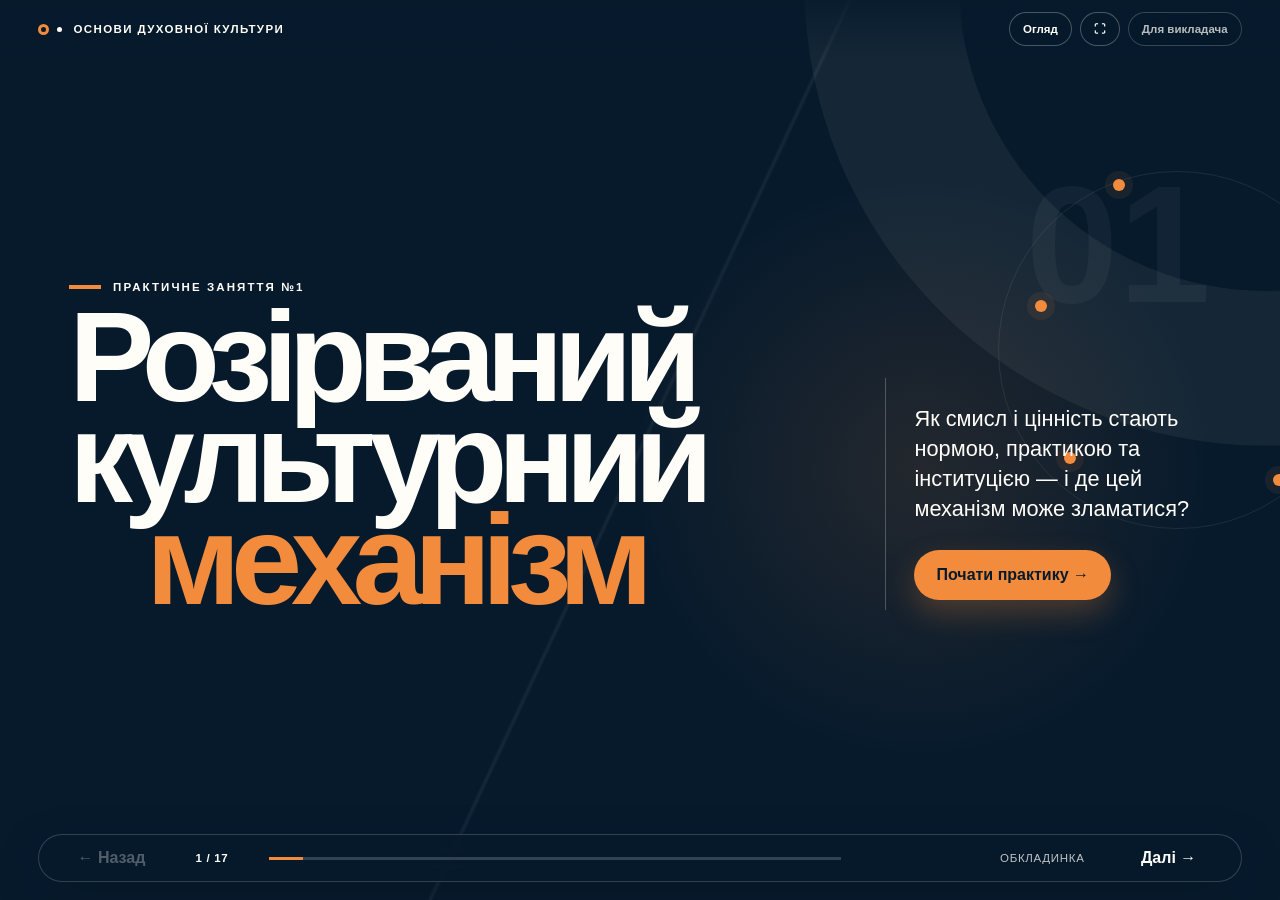
<file: index.html>
<!doctype html>
<html lang="uk">
<head>
  <meta charset="utf-8">
  <meta name="viewport" content="width=device-width, initial-scale=1, viewport-fit=cover">
  <meta name="description" content="Інтерактивний екран викладача для практичного заняття «Розірваний культурний механізм»">
  <title>Розірваний культурний механізм — практичне заняття №1</title>
  <link rel="icon" type="image/svg+xml" href="data:image/svg+xml,%3Csvg xmlns='http://www.w3.org/2000/svg' viewBox='0 0 64 64'%3E%3Crect width='64' height='64' rx='14' fill='%230a2742'/%3E%3Ccircle cx='19' cy='32' r='8' fill='%23f28b3c'/%3E%3Ccircle cx='45' cy='32' r='8' fill='%23f7f4ed'/%3E%3Cpath d='M27 32h10' stroke='%23f28b3c' stroke-width='5' stroke-linecap='round' stroke-dasharray='2 5'/%3E%3C/svg%3E">
  <link rel="stylesheet" href="styles.css">
</head>
<body>
  <a class="skip-link" href="#deck">До слайдів</a>

  <header class="hud" aria-label="Панель презентації">
    <div class="hud__brand">
      <span class="hud__mark" aria-hidden="true"></span>
      <span>Основи духовної культури</span>
    </div>
    <div class="hud__actions">
      <button class="quiet-button" id="overviewButton" type="button" aria-label="Відкрити огляд усіх екранів">Огляд</button>
      <button class="quiet-button" id="fullscreenButton" type="button" aria-label="На весь екран" aria-pressed="false" title="На весь екран · F">⛶</button>
      <button class="quiet-button quiet-button--teacher" id="teacherButton" type="button" aria-expanded="false" aria-controls="teacherPanel">Для викладача</button>
    </div>
  </header>

  <main class="deck" id="deck" aria-live="polite">
    <section class="slide slide--cover is-active" data-slide="1" aria-hidden="false">
      <div class="cover-grid">
        <div class="cover-copy">
          <p class="kicker reveal-in">Практичне заняття №1</p>
          <h1 class="cover-title reveal-in"><span>Розірваний</span><span>культурний</span><span class="accent">механізм</span></h1>
        </div>
        <div class="cover-brief reveal-in">
          <div class="cover-index" aria-hidden="true">01</div>
          <p>Як смисл і цінність стають нормою, практикою та інституцією — і де цей механізм може зламатися?</p>
          <button class="primary-button" type="button" data-go="2">Почати практику <span aria-hidden="true">→</span></button>
        </div>
      </div>
      <div class="cover-orbit" aria-hidden="true"><i></i><i></i><i></i><i></i><i></i></div>
    </section>

    <section class="slide slide--light" data-slide="2" aria-hidden="true">
      <div class="slide-head">
        <p class="kicker">Пригадаємо лекцію</p>
        <h2>Як рухається культурний механізм?</h2>
      </div>
      <div class="progressive-chain" id="lectureChain" aria-label="Ланцюг культурного механізму">
        <span class="chain-node is-pending">Смисл</span><span class="chain-arrow is-pending" aria-hidden="true">→</span>
        <span class="chain-node is-pending">Цінність</span><span class="chain-arrow is-pending" aria-hidden="true">→</span>
        <span class="chain-node is-pending">Норма</span><span class="chain-arrow is-pending" aria-hidden="true">→</span>
        <span class="chain-node is-pending">Практика</span><span class="chain-arrow is-pending" aria-hidden="true">→</span>
        <span class="chain-node is-pending">Інституція</span><span class="chain-arrow is-pending" aria-hidden="true">→</span>
        <span class="chain-node is-pending">Поведінка</span><span class="chain-arrow is-pending" aria-hidden="true">→</span>
        <span class="chain-node chain-node--wide is-pending">Відтворення / зміна</span>
      </div>
      <div class="center-actions" id="lectureControls">
        <button class="primary-button" id="lectureNext" type="button">Показати наступний елемент</button>
      </div>
      <div class="choice-block is-hidden" id="lectureQuestion">
        <p class="question-large">Чи означає наявність цінності, що люди автоматично поводитимуться відповідно до неї?</p>
        <div class="choice-row">
          <button class="choice-button" type="button" data-lecture-choice>Так</button>
          <button class="choice-button" type="button" data-lecture-choice>Ні</button>
        </div>
        <p class="verdict is-hidden" id="lectureVerdict">Сьогодні перевіримо.</p>
      </div>
    </section>

    <section class="slide slide--navy" data-slide="3" aria-hidden="true">
      <div class="slide-head slide-head--wide">
        <p class="kicker">Розігрів</p>
        <h2>Назвіть цінність, яку більшість людей підтримує на словах, але не завжди реалізує у поведінці.</h2>
      </div>
      <div class="value-grid" id="valueGrid" aria-label="Приклади цінностей">
        <button class="flip-value" type="button" data-value="Здоров’я"><span>01</span><strong>Відкрити приклад</strong></button>
        <button class="flip-value" type="button" data-value="Чесність"><span>02</span><strong>Відкрити приклад</strong></button>
        <button class="flip-value" type="button" data-value="Екологічність"><span>03</span><strong>Відкрити приклад</strong></button>
        <button class="flip-value" type="button" data-value="Повага"><span>04</span><strong>Відкрити приклад</strong></button>
        <button class="flip-value" type="button" data-value="Рівність"><span>05</span><strong>Відкрити приклад</strong></button>
        <button class="flip-value" type="button" data-value="Освіта"><span>06</span><strong>Відкрити приклад</strong></button>
      </div>
      <div class="warmup-footer is-hidden" id="warmupFooter">
        <p><strong>Цінність</strong><span>≠</span><strong>Поведінка</strong></p>
        <button class="secondary-button secondary-button--light" id="warmupQuestionButton" type="button">Що знаходиться між ними?</button>
      </div>
      <p class="question-banner is-hidden" id="warmupQuestion">Що знаходиться між ними?</p>
    </section>

    <section class="slide slide--light" data-slide="4" aria-hidden="true">
      <div class="training-layout">
        <div class="training-copy">
          <p class="kicker">Спробуємо разом</p>
          <h2>Академічна доброчесність</h2>
          <p class="training-step-label" id="trainingStepLabel">Питання 1 із 6</p>
          <h3 class="training-question" id="trainingQuestion">Який тут смисл?</h3>
          <div class="answer-reveal is-hidden" id="trainingAnswer"></div>
          <div class="training-actions">
            <button class="primary-button" id="trainingReveal" type="button">Показати можливу відповідь</button>
            <button class="secondary-button is-hidden" id="trainingContinue" type="button">Наступне питання →</button>
          </div>
        </div>
        <div class="training-map" aria-label="Прогрес навчального ланцюга">
          <div class="training-map__header"><span>Ланцюг формується поступово</span><strong id="trainingProgress">0 / 6</strong></div>
          <div class="training-slots" id="trainingSlots"></div>
          <div class="training-chain-final is-hidden" id="trainingFinal" aria-label="Повний ланцюг академічної доброчесності"></div>
        </div>
      </div>
    </section>

    <section class="slide slide--navy slide--rupture" data-slide="5" aria-hidden="true">
      <div class="slide-head slide-head--wide">
        <p class="kicker">Стрес-тест</p>
        <h2>Зламай механізм</h2>
      </div>
      <div class="mechanism-row mechanism-row--dark" id="integrityMechanism">
        <button class="mechanism-node" type="button" data-node="meaning">Смисл</button><span class="mechanism-arrow">→</span>
        <button class="mechanism-node" type="button" data-node="value">Цінність</button><span class="mechanism-arrow">→</span>
        <button class="mechanism-node" type="button" data-node="norm">Норма</button><span class="mechanism-arrow">→</span>
        <button class="mechanism-node" type="button" data-node="practice">Практика</button><span class="mechanism-arrow">→</span>
        <button class="mechanism-node" type="button" data-node="institution">Інституція</button><span class="mechanism-arrow">→</span>
        <button class="mechanism-node" type="button" data-node="behavior">Поведінка</button>
      </div>
      <div class="rupture-action">
        <button class="shock-button" id="changeCondition" type="button"><span aria-hidden="true">⚡</span> Змінити умови</button>
      </div>
      <div class="rupture-reveal is-hidden" id="ruptureReveal">
        <p class="condition-text">Студенти бачать, що порушення правил фактично ніхто не перевіряє.</p>
        <div class="rupture-discussion">
          <h3>Що зламалося?</h3>
          <button class="secondary-button secondary-button--light" id="highlightWeak" type="button">Підсвітити ключову зону</button>
        </div>
        <p class="rupture-conclusion is-hidden" id="ruptureConclusion">Цінність може залишитися, але механізм її реалізації — послабитися.</p>
      </div>
    </section>

    <section class="slide slide--orange" data-slide="6" aria-hidden="true">
      <div class="assignment-grid">
        <div>
          <p class="kicker">Ваше завдання</p>
          <h2>Тепер ви — аналітики культурного механізму.</h2>
        </div>
        <div class="assignment-card">
          <p>Не оцінюйте кейс як «хороший» або «поганий».</p>
          <p class="assignment-label">Відновіть</p>
          <div class="compact-chain">Смисл → Цінність → Норма → Практика → Інституція → Поведінка → Зворотний зв’язок</div>
          <p class="arrow-rule">Пояснюйте <strong>стрілки</strong>, а не лише вузли.</p>
        </div>
      </div>
    </section>

    <section class="slide slide--light" data-slide="7" aria-hidden="true">
      <div class="slide-head slide-head--inline">
        <div><p class="kicker">Розподіл груп</p><h2>Оберіть свій кейс</h2></div>
        <p class="slide-side-note">Натисніть картку, щоб відкрити її на весь екран.</p>
      </div>
      <div class="case-grid" id="caseGrid">
        <button class="case-card" type="button" data-case="A"><span class="case-code">A</span><strong>Борщ як спадщина</strong><small>Родинна практика → публічний символ</small></button>
        <button class="case-card" type="button" data-case="B"><span class="case-code">B</span><strong>Громадська цифрова бібліотека</strong><small>Архів → цифрова платформа</small></button>
        <button class="case-card" type="button" data-case="C"><span class="case-code">C</span><strong>Меморіальний день громади</strong><small>Приватна скорбота → публічний ритуал</small></button>
        <button class="case-card" type="button" data-case="D"><span class="case-code">D</span><strong>Мовна норма онлайн-спільноти</strong><small>Правило → політика й санкції</small></button>
        <button class="case-card" type="button" data-case="E"><span class="case-code">E</span><strong>Ремісничий фестиваль</strong><small>Уміння → туристичний продукт</small></button>
        <button class="case-card" type="button" data-case="F"><span class="case-code">F</span><strong>Шкільний кодекс взаємоповаги</strong><small>Безпека → правила й процедури</small></button>
      </div>
    </section>

    <section class="slide slide--navy" data-slide="8" aria-hidden="true">
      <div class="work-layout">
        <div class="work-copy">
          <p class="kicker">Крок 1</p>
          <h2>Спочатку — власна позиція</h2>
          <ol class="question-list">
            <li>Яка одна цінність уже присутня у вашому кейсі?</li>
            <li>Що ця практика означає для людей?</li>
            <li>Хто може не поділяти цю цінність або розуміти її інакше?</li>
          </ol>
          <p class="do-not-edit">Запишіть відповідь <strong>до</strong> групового обговорення. Потім її не переписуємо.</p>
        </div>
        <div class="timer" data-timer="300">
          <div class="timer__label">Особистий запис</div>
          <div class="timer__display" aria-live="polite">05:00</div>
          <div class="timer__track"><i></i></div>
          <div class="timer__controls">
            <button type="button" data-timer-action="start">Старт</button>
            <button type="button" data-timer-action="pause">Пауза</button>
            <button type="button" data-timer-action="reset">Скинути</button>
          </div>
        </div>
      </div>
    </section>

    <section class="slide slide--light" data-slide="9" aria-hidden="true">
      <div class="slide-head slide-head--inline">
        <div><p class="kicker">Групова робота</p><h2>Побудуйте механізм</h2></div>
        <div class="timer timer--compact" data-timer="900">
          <div class="timer__display" aria-live="polite">15:00</div>
          <div class="timer__controls">
            <button type="button" data-timer-action="start">Старт</button>
            <button type="button" data-timer-action="pause">Пауза</button>
            <button type="button" data-timer-action="reset">Скинути</button>
          </div>
        </div>
      </div>
      <div class="blank-chain" aria-label="Порожня схема культурного механізму">
        <div><span>Смисл</span><i></i></div><b>→<small>Чому?</small></b>
        <div><span>Цінність</span><i></i></div><b>→<small>Чому?</small></b>
        <div><span>Норма</span><i></i></div><b>→<small>Чому?</small></b>
        <div><span>Практика</span><i></i></div><b>→<small>Чому?</small></b>
        <div><span>Інституція</span><i></i></div><b>→<small>Чому?</small></b>
        <div><span>Поведінка</span><i></i></div><b>→<small>Чому?</small></b>
        <div><span>Відтворення / зміна</span><i></i></div>
      </div>
      <p class="arrow-prompt">Для кожної стрілки: <strong>чому</strong> одне призводить до іншого?</p>
      <div class="probe-list">
        <span>Де тут гроші?</span><span>Хто приймає рішення?</span><span>Яке правило діє?</span>
        <span>Як воно передається?</span><span>Хто забезпечує виконання?</span><span>Хто може бути виключений?</span>
      </div>
    </section>

    <section class="slide slide--paper" data-slide="10" aria-hidden="true">
      <div class="slide-head slide-head--wide">
        <p class="kicker">Невидимі умови</p>
        <h2>Що підтримує механізм, навіть якщо цього не видно?</h2>
      </div>
      <div class="condition-grid" id="conditionGrid">
        <button type="button"><span aria-hidden="true">₴</span><strong>Ресурс</strong></button>
        <button type="button"><span aria-hidden="true">§</span><strong>Право</strong></button>
        <button type="button"><span aria-hidden="true">↗</span><strong>Комунікація / освіта</strong></button>
        <button type="button"><span aria-hidden="true">▦</span><strong>Матеріальний носій</strong></button>
        <button type="button"><span aria-hidden="true">◌</span><strong>Виключена або слабше представлена група</strong></button>
      </div>
      <p class="central-question">Без якого з цих елементів ваш механізм перестане працювати?</p>
    </section>

    <section class="slide slide--shock" data-slide="11" aria-hidden="true">
      <div class="shock-intro" id="shockIntro">
        <div class="shock-symbol" aria-hidden="true">⚡</div>
        <p class="kicker">Нові умови</p>
        <h2>Ваша початкова модель більше не працює в тих самих умовах.</h2>
        <button class="shock-button shock-button--light" id="openChanges" type="button">Відкрити зміну</button>
      </div>
      <div class="change-stage is-hidden" id="changeStage">
        <div class="slide-head slide-head--inline">
          <div><p class="kicker">Картка-зміна</p><h2>Оберіть одну картку</h2></div>
          <p class="slide-side-note">Текст відкриється лише після вибору.</p>
        </div>
        <div class="change-grid">
          <button class="change-card" type="button" data-change="З1" data-text="Фінансування скорочено на 40%."><span>З1</span><small>Відкрити картку</small></button>
          <button class="change-card" type="button" data-change="З2" data-text="Практика отримала правове визнання."><span>З2</span><small>Відкрити картку</small></button>
          <button class="change-card" type="button" data-change="З3" data-text="Цифрова платформа змінила правила видимості."><span>З3</span><small>Відкрити картку</small></button>
          <button class="change-card" type="button" data-change="З4" data-text="Носії практики розділилися щодо «автентичності»."><span>З4</span><small>Відкрити картку</small></button>
          <button class="change-card" type="button" data-change="З5" data-text="Великий спонсор вимагає змінити зміст."><span>З5</span><small>Відкрити картку</small></button>
          <button class="change-card" type="button" data-change="З6" data-text="Поширено неправдиве пояснення походження практики."><span>З6</span><small>Відкрити картку</small></button>
        </div>
      </div>
    </section>

    <section class="slide slide--light" data-slide="12" aria-hidden="true">
      <div class="slide-head slide-head--wide">
        <p class="kicker">Що зламалося?</p>
        <h2>Покажіть місце розриву</h2>
      </div>
      <div class="break-chain" id="breakChain" aria-label="Позначення розриву в механізмі">
        <span>Смисл</span><button type="button" aria-label="Зв’язок смисл — цінність">→</button>
        <span>Цінність</span><button type="button" aria-label="Зв’язок цінність — норма">→</button>
        <span>Норма</span><button type="button" aria-label="Зв’язок норма — практика">→</button>
        <span>Практика</span><button type="button" aria-label="Зв’язок практика — інституція">→</button>
        <span>Інституція</span><button type="button" aria-label="Зв’язок інституція — поведінка">→</button>
        <span>Поведінка</span><button type="button" aria-label="Зв’язок поведінка — зворотний зв’язок">→</button>
        <span>Зворотний зв’язок</span>
      </div>
      <div class="diagnostic-grid">
        <p>Чи змінився <strong>смисл</strong>?</p><p>Чи змінилася <strong>цінність</strong>?</p>
        <p>Чи змінилася <strong>норма</strong>?</p><p>Чи стало неможливо підтримувати <strong>практику</strong>?</p>
        <p>Чи змінилися стимули <strong>інституції</strong>?</p><p>Чи змінилася <strong>поведінка</strong>?</p>
      </div>
    </section>

    <section class="slide slide--navy" data-slide="13" aria-hidden="true">
      <div class="repair-layout">
        <div class="repair-copy">
          <p class="kicker">Ремонт механізму</p>
          <h2>Ви можете змінити максимум 3 зв’язки.</h2>
          <div class="repair-formula"><span>Було</span><b>→</b><span>Стало</span><b>→</b><span>Чому</span></div>
          <p>Не перебудовуйте всю систему. Визначте мінімальну зміну, необхідну для адаптації.</p>
          <div class="repair-slots"><span>Зв’язок 1</span><span>Зв’язок 2</span><span>Зв’язок 3</span></div>
        </div>
        <div class="timer" data-timer="720">
          <div class="timer__label">Аргументована ревізія</div>
          <div class="timer__display" aria-live="polite">12:00</div>
          <div class="timer__track"><i></i></div>
          <div class="timer__controls">
            <button type="button" data-timer-action="start">Старт</button>
            <button type="button" data-timer-action="pause">Пауза</button>
            <button type="button" data-timer-action="reset">Скинути</button>
          </div>
        </div>
      </div>
    </section>

    <section class="slide slide--orange" data-slide="14" aria-hidden="true">
      <div class="defense-layout">
        <div>
          <p class="kicker">Захист</p>
          <h2>2 хвилини на групу</h2>
          <div class="timer timer--ink" data-timer="120">
            <div class="timer__display" aria-live="polite">02:00</div>
            <div class="timer__controls">
              <button type="button" data-timer-action="start">Старт</button>
              <button type="button" data-timer-action="pause">Пауза</button>
              <button type="button" data-timer-action="reset">Нова група</button>
            </div>
          </div>
        </div>
        <div class="answer-template">
          <p>Наша головна цінність — <i>…</i></p>
          <p>Ключовий механізм — <i>…</i></p>
          <p>Після нової події змінився зв’язок <i>… → …</i></p>
          <p>Ми перебудували його так: <i>…</i></p>
          <p>Головний ризик нашого рішення — <i>…</i></p>
        </div>
      </div>
    </section>

    <section class="slide slide--paper" data-slide="15" aria-hidden="true">
      <div class="cross-layout">
        <div>
          <p class="kicker">Перехресне питання</p>
          <h2>Не запитайте «чому?». Спробуйте зламати модель.</h2>
          <p class="lead">Поставте іншій групі одне питання, відповідь на яке може спростувати її причинний механізм.</p>
          <button class="primary-button" id="crossReveal" type="button">Показати приклад</button>
        </div>
        <blockquote class="cross-example is-hidden" id="crossExample">«Ви стверджуєте, що люди підтримують практику через культурну цінність. Що станеться з вашим поясненням, якщо дані покажуть, що більшість учасників керується економічною вигодою?»</blockquote>
      </div>
    </section>

    <section class="slide slide--navy" data-slide="16" aria-hidden="true">
      <div class="exit-layout">
        <div>
          <p class="kicker">Exit ticket</p>
          <h2>Що змінилося у вашому поясненні?</h2>
          <p class="exit-task">Назвіть один зв’язок, який ви спочатку вважали автоматичним. Який доказ або запитання змусили вас його уточнити?</p>
          <p class="word-count">90–120 слів</p>
        </div>
        <div class="timer" data-timer="420">
          <div class="timer__label">Особиста відповідь</div>
          <div class="timer__display" aria-live="polite">07:00</div>
          <div class="timer__track"><i></i></div>
          <div class="timer__controls">
            <button type="button" data-timer-action="start">Старт</button>
            <button type="button" data-timer-action="pause">Пауза</button>
            <button type="button" data-timer-action="reset">Скинути</button>
          </div>
        </div>
      </div>
    </section>

    <section class="slide slide--final" data-slide="17" aria-hidden="true">
      <div class="final-content">
        <p class="kicker">Фінал</p>
        <div class="final-equation" id="finalEquation" aria-live="polite">
          <span class="is-shown">Цінність</span><b class="is-hidden">≠</b><span class="is-hidden">Поведінка</span>
        </div>
        <div class="final-chain is-hidden" id="finalChain">
          <span>Цінність</span><b>→</b><span>Норма</span><b>→</b><span>Практика</span><b>→</b><span>Інституція</span><b>→</b><span>Поведінка</span>
        </div>
        <p class="final-statement is-hidden" id="finalStatement">Культурний механізм потрібно не назвати — його потрібно пояснити.</p>
        <p class="final-question is-hidden" id="finalQuestion">Де саме може зламатися цей механізм?</p>
        <button class="primary-button" id="finalReveal" type="button">Продовжити</button>
      </div>
    </section>
  </main>

  <nav class="deck-nav" aria-label="Навігація між екранами">
    <button type="button" id="prevButton"><span aria-hidden="true">←</span> Назад</button>
    <div class="deck-status">
      <span id="slideCounter">1 / 17</span>
      <div class="deck-progress" aria-hidden="true"><i id="deckProgress"></i></div>
      <span id="slideTitle">Обкладинка</span>
    </div>
    <button type="button" id="nextButton">Далі <span aria-hidden="true">→</span></button>
  </nav>

  <aside class="teacher-panel" id="teacherPanel" aria-hidden="true" aria-label="Панель викладача">
    <div class="teacher-panel__head">
      <div><span>Режим викладача</span><strong id="teacherStage">Екран 1</strong></div>
      <button type="button" id="teacherClose" aria-label="Закрити панель">×</button>
    </div>
    <div class="teacher-time"><span>Орієнтовний час</span><strong id="teacherTime">0–1 хв</strong></div>
    <section><h3>Запитайте</h3><p id="teacherQuestions"></p></section>
    <section><h3>Напрями відповіді</h3><p id="teacherDirections"></p></section>
    <section><h3>Якщо аудиторія мовчить</h3><p id="teacherSilence"></p></section>
    <section><h3>Головний висновок</h3><p id="teacherTakeaway"></p></section>
    <section class="teacher-example is-hidden" id="teacherExample"><h3>Орієнтир для кейсу A</h3><div id="teacherExampleBody"></div></section>
    <p class="teacher-shortcuts"><kbd>T</kbd> панель · <kbd>F</kbd> fullscreen · <kbd>←</kbd><kbd>→</kbd> навігація · <kbd>Space</kbd> дія</p>
  </aside>
  <button class="panel-scrim" id="teacherScrim" type="button" aria-label="Закрити панель викладача" tabindex="-1"></button>

  <div class="modal" id="caseModal" role="dialog" aria-modal="true" aria-labelledby="caseModalTitle" aria-hidden="true">
    <button class="modal__scrim" type="button" data-close-case aria-label="Закрити картку"></button>
    <article class="modal__card">
      <button class="modal__close" type="button" data-close-case aria-label="Закрити картку">×</button>
      <div class="modal__code" id="caseModalCode">A</div>
      <p class="kicker">Кейс для групи</p>
      <h2 id="caseModalTitle"></h2>
      <p class="modal__situation" id="caseModalSituation"></p>
      <div class="modal__conflict"><span>Конфлікт</span><p id="caseModalConflict"></p></div>
    </article>
  </div>

  <div class="overview" id="overview" role="dialog" aria-modal="true" aria-labelledby="overviewTitle" aria-hidden="true">
    <div class="overview__panel">
      <div class="overview__head"><div><p class="kicker">Навігація</p><h2 id="overviewTitle">17 екранів заняття</h2></div><button type="button" id="overviewClose" aria-label="Закрити огляд">×</button></div>
      <div class="overview__grid" id="overviewGrid"></div>
    </div>
  </div>

  <div class="toast" id="toast" role="status" aria-live="polite"></div>
  <script src="script.js"></script>
</body>
</html>
</file>
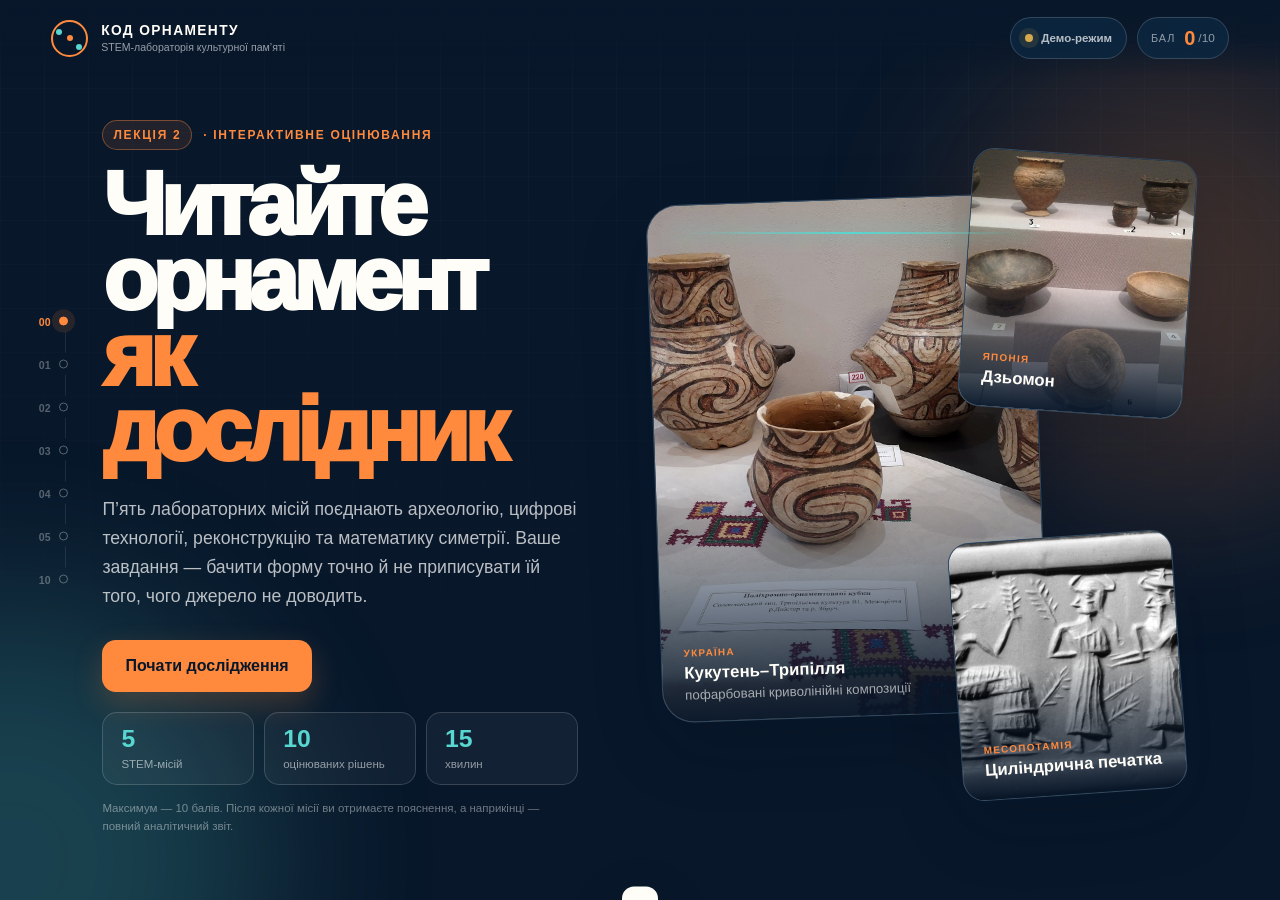
<file: ornament-lab/index.html>
<!doctype html>
<html lang="uk">
<head>
  <meta charset="utf-8">
  <meta name="viewport" content="width=device-width, initial-scale=1">
  <meta name="description" content="Інтерактивна STEM-гра про орнамент, культурну пам’ять та ранні інституції">
  <title>Код орнаменту — STEM-лабораторія</title>
  <link rel="icon" type="image/svg+xml" href="data:image/svg+xml,%3Csvg xmlns='http://www.w3.org/2000/svg' viewBox='0 0 64 64'%3E%3Crect width='64' height='64' rx='14' fill='%2308172a'/%3E%3Cpath d='M16 32c0-12 8-18 16-18s16 6 16 18-8 18-16 18-16-6-16-18Z' fill='none' stroke='%23ff8a3d' stroke-width='5'/%3E%3Cpath d='M22 32c0-6 4-9 10-9s10 3 10 9-4 9-10 9-10-3-10-9Z' fill='none' stroke='%2358d6d0' stroke-width='4'/%3E%3C/svg%3E">
  <link rel="stylesheet" href="styles.css">
</head>
<body>
  <div class="ambient ambient--one" aria-hidden="true"></div>
  <div class="ambient ambient--two" aria-hidden="true"></div>

  <header class="lab-header">
    <a class="brand" href="#intro" aria-label="На початок гри">
      <span class="brand__mark" aria-hidden="true"><i></i></span>
      <span><b>Код орнаменту</b><small>STEM-лабораторія культурної пам’яті</small></span>
    </a>
    <div class="lab-status">
      <span class="connection" id="connectionBadge"><i></i> Демо-режим</span>
      <div class="score-chip" aria-live="polite"><small>Бал</small><b id="liveScore">0</b><span>/10</span></div>
    </div>
  </header>

  <aside class="mission-rail" aria-label="Прогрес гри">
    <button class="rail-step is-active" data-go="intro" aria-label="Вступ"><span>00</span><i></i></button>
    <button class="rail-step" data-go="mission-1" disabled aria-label="Місія 1"><span>01</span><i></i></button>
    <button class="rail-step" data-go="mission-2" disabled aria-label="Місія 2"><span>02</span><i></i></button>
    <button class="rail-step" data-go="mission-3" disabled aria-label="Місія 3"><span>03</span><i></i></button>
    <button class="rail-step" data-go="mission-4" disabled aria-label="Місія 4"><span>04</span><i></i></button>
    <button class="rail-step" data-go="mission-5" disabled aria-label="Місія 5"><span>05</span><i></i></button>
    <button class="rail-step" data-go="results" disabled aria-label="Результат"><span>10</span><i></i></button>
  </aside>

  <main id="game" class="game-shell">
    <section class="view intro-view is-active" id="intro" data-step="0">
      <div class="intro-copy">
        <p class="eyebrow"><span>Лекція 2</span> · інтерактивне оцінювання</p>
        <h1>Читайте орнамент<br><em>як дослідник</em></h1>
        <p class="intro-lead">П’ять лабораторних місій поєднають археологію, цифрові технології, реконструкцію та математику симетрії. Ваше завдання — бачити форму точно й не приписувати їй того, чого джерело не доводить.</p>

        <div class="intro-actions">
          <button class="primary-button" id="startButton" type="button">Почати дослідження</button>
          <button class="text-button" id="continueButton" type="button" hidden>Продовжити спробу</button>
        </div>
        <div class="mission-specs" aria-label="Параметри гри">
          <div><b>5</b><span>STEM-місій</span></div>
          <div><b>10</b><span>оцінюваних рішень</span></div>
          <div><b>15</b><span>хвилин</span></div>
        </div>
        <p class="microcopy">Максимум — 10 балів. Після кожної місії ви отримаєте пояснення, а наприкінці — повний аналітичний звіт.</p>
      </div>

      <div class="artifact-stack" aria-label="Артефакти, що досліджуються у грі">
        <figure class="artifact-card artifact-card--main">
          <img src="assets/trypillia.jpg" alt="Орнаментована кераміка Кукутень-Трипільської культурної спільності">
          <figcaption><span>Україна</span><strong>Кукутень–Трипілля</strong><small>пофарбовані криволінійні композиції</small></figcaption>
        </figure>
        <figure class="artifact-card artifact-card--small artifact-card--jomon">
          <img src="assets/jomon.jpg" alt="Керамічні посудини фінального періоду Дзьомон">
          <figcaption><span>Японія</span><strong>Дзьомон</strong></figcaption>
        </figure>
        <figure class="artifact-card artifact-card--small artifact-card--seal">
          <img src="assets/mesopotamia.jpg" alt="Відбиток месопотамської циліндричної печатки">
          <figcaption><span>Месопотамія</span><strong>Циліндрична печатка</strong></figcaption>
        </figure>
        <div class="scan-line" aria-hidden="true"></div>
      </div>
    </section>

    <section class="view mission-view" id="mission-1" data-step="1">
      <header class="mission-head">
        <div><p class="mission-code">Місія 01 · SCIENCE</p><h2>Спостереження чи припущення?</h2></div>
        <div class="mission-points"><b>2</b><span>бали</span></div>
      </header>

      <div class="mission-grid mission-grid--image">
        <figure class="evidence-frame zoom-frame">
          <img src="assets/trypillia.jpg" alt="Трипільські орнаментовані посудини" id="trypilliaImage">
          <button class="zoom-control" type="button" id="zoomTrypillia" aria-pressed="false">Збільшити деталі</button>
          <figcaption><span>Досьє UA–01</span> Орнаментовані посудини Кукутень–Трипілля. Фото сучасної музейної експозиції.</figcaption>
        </figure>

        <div class="question-stack">
          <article class="question-card" data-question="q1">
            <p class="question-number">Рішення 1/10</p>
            <h3>Яке твердження безпосередньо спирається на те, що видно на фотографії?</h3>
            <div class="options" role="radiogroup" aria-label="Варіанти до першого питання">
              <button type="button" class="option" data-value="visible"><span>A</span>На поверхні повторюються темні криволінійні смуги.</button>
              <button type="button" class="option" data-value="sun"><span>B</span>Спіралі обов’язково позначають культ Сонця.</button>
              <button type="button" class="option" data-value="priest"><span>C</span>Посуд виготовляли лише жриці.</button>
            </div>
            <div class="feedback" aria-live="polite"></div>
          </article>

          <article class="question-card" data-question="q2">
            <p class="question-number">Рішення 2/10</p>
            <h3>Твердження «спіраль мала релігійне значення» — це…</h3>
            <div class="options options--compact" role="radiogroup" aria-label="Рівень доказовості">
              <button type="button" class="option" data-value="fact">факт спостереження</button>
              <button type="button" class="option" data-value="interpretation">інтерпретація / гіпотеза</button>
              <button type="button" class="option" data-value="measurement">вимірювання</button>
            </div>
            <div class="feedback" aria-live="polite"></div>
          </article>
        </div>
      </div>
      <footer class="mission-footer"><p class="mission-hint">Наука починається з дисципліни опису: спершу фіксуємо ознаку, потім пояснюємо.</p><button class="check-button" data-check="1" type="button">Перевірити місію</button><button class="next-button" data-next="mission-2" type="button" hidden>До місії 2</button></footer>
    </section>

    <section class="view mission-view" id="mission-2" data-step="2">
      <header class="mission-head">
        <div><p class="mission-code">Місія 02 · MATHEMATICS</p><h2>Геометрія повторення</h2></div>
        <div class="mission-points"><b>2</b><span>бали</span></div>
      </header>

      <div class="mission-grid">
        <div class="pattern-lab">
          <div class="pattern-stage" id="patternStage" aria-label="Схематичний модуль із чотирма обертальними елементами">
            <svg viewBox="0 0 520 420" role="img" aria-label="Чотирипроменевий криволінійний модуль">
              <defs>
                <filter id="glow"><feGaussianBlur stdDeviation="5" result="blur"/><feMerge><feMergeNode in="blur"/><feMergeNode in="SourceGraphic"/></feMerge></filter>
              </defs>
              <g class="grid-lines" opacity=".25">
                <path d="M60 210h400M260 20v380"/><circle cx="260" cy="210" r="150"/><circle cx="260" cy="210" r="90"/>
              </g>
              <g class="pattern-object" id="patternObject" filter="url(#glow)">
                <path d="M260 210c0-72 52-120 118-120-6 44-35 77-78 82 44 6 73 39 78 82-66 0-118-48-118-120Z"/>
                <path d="M260 210c72 0 120 52 120 118-44-6-77-35-82-78-6 44-39 73-82 78 0-66 48-118 120-118Z" transform="rotate(90 260 210)"/>
                <path d="M260 210c0 72-52 120-118 120 6-44 35-77 78-82-44-6-73-39-78-82 66 0 118 48 118 120Z"/>
                <path d="M260 210c-72 0-120-52-120-118 44 6 77 35 82 78 6-44 39-73 82-78 0 66-48 118-120 118Z" transform="rotate(90 260 210)"/>
                <circle cx="260" cy="210" r="29"/>
              </g>
              <path class="angle-mark" d="M260 72a138 138 0 0 1 138 138"/><text x="342" y="104">90°</text>
            </svg>
          </div>
          <div class="lab-controls">
            <button type="button" id="rotatePattern">Обернути на 90°</button>
            <button type="button" id="mirrorPattern">Віддзеркалити</button>
            <button type="button" id="resetPattern">Скинути</button>
          </div>
          <p class="lab-note"><b>Експеримент:</b> якщо після перетворення контур збігається із початковим, це перетворення є симетрією композиції.</p>
        </div>

        <div class="question-stack">
          <article class="question-card" data-question="q3">
            <p class="question-number">Рішення 3/10</p>
            <h3>Яке перетворення зберігає композицію без зміни?</h3>
            <div class="options options--compact" role="radiogroup">
              <button type="button" class="option" data-value="rotate90">обертання на 90°</button>
              <button type="button" class="option" data-value="shift">довільне зміщення</button>
              <button type="button" class="option" data-value="scale">збільшення удвічі</button>
            </div>
            <div class="feedback" aria-live="polite"></div>
          </article>
          <article class="question-card" data-question="q4">
            <p class="question-number">Рішення 4/10</p>
            <h3>Скільки разів базовий криволінійний елемент повторено навколо центра?</h3>
            <div class="number-options" role="radiogroup">
              <button type="button" class="option" data-value="2">2</button><button type="button" class="option" data-value="3">3</button><button type="button" class="option" data-value="4">4</button><button type="button" class="option" data-value="8">8</button>
            </div>
            <div class="feedback" aria-live="polite"></div>
          </article>
        </div>
      </div>
      <footer class="mission-footer"><p class="mission-hint">Математична симетрія описує структуру форми, але сама не перекладає її культурне значення.</p><button class="check-button" data-check="2" type="button">Перевірити місію</button><button class="next-button" data-next="mission-3" type="button" hidden>До місії 3</button></footer>
    </section>

    <section class="view mission-view" id="mission-3" data-step="3">
      <header class="mission-head">
        <div><p class="mission-code">Місія 03 · ENGINEERING</p><h2>Цифрова реставрація</h2></div>
        <div class="mission-points"><b>2</b><span>бали</span></div>
      </header>

      <div class="restoration-layout">
        <div class="restoration-bench">
          <div class="strip-preview" aria-label="Орнаментальна смуга з пропущеним фрагментом">
            <div class="strip-tile tile-a"></div><div class="strip-tile tile-b"></div><div class="strip-tile tile-a"></div>
            <div class="drop-zone" id="fragmentDrop" tabindex="0"><span>?</span><small>перетягніть фрагмент</small></div>
            <div class="strip-tile tile-a"></div><div class="strip-tile tile-b"></div>
          </div>
          <div class="fragment-tray" aria-label="Фрагменти для відновлення">
            <button class="fragment fragment-a" draggable="true" data-fragment="a" type="button"><span></span><b>A</b></button>
            <button class="fragment fragment-b" draggable="true" data-fragment="b" type="button"><span></span><b>B</b></button>
            <button class="fragment fragment-c" draggable="true" data-fragment="c" type="button"><span></span><b>C</b></button>
          </div>
          <p class="lab-note">Перетягніть фрагмент у порожнє місце або натисніть на нього. Використовуйте правило чергування модулів.</p>
        </div>

        <div class="question-stack">
          <article class="question-card" data-question="q5">
            <p class="question-number">Рішення 5/10</p>
            <h3>Який фрагмент найкраще продовжує зафіксоване чергування?</h3>
            <p class="answer-status" id="fragmentStatus">Фрагмент ще не встановлено.</p>
            <div class="feedback" aria-live="polite"></div>
          </article>
          <article class="question-card" data-question="q6">
            <p class="question-number">Рішення 6/10</p>
            <h3>Який статус має така цифрова реконструкція?</h3>
            <div class="options" role="radiogroup">
              <button type="button" class="option" data-value="certain">Це безумовно первісний вигляд.</button>
              <button type="button" class="option" data-value="plausible">Це обґрунтований, але перевірний варіант.</button>
              <button type="button" class="option" data-value="fiction">Це довільна фантазія без опори на форму.</button>
            </div>
            <div class="feedback" aria-live="polite"></div>
          </article>
        </div>
      </div>
      <footer class="mission-footer"><p class="mission-hint">Інженерна реконструкція працює з обмеженнями: вона має бути відтворюваною, поясненою і відкритою до перегляду.</p><button class="check-button" data-check="3" type="button">Перевірити місію</button><button class="next-button" data-next="mission-4" type="button" hidden>До місії 4</button></footer>
    </section>

    <section class="view mission-view" id="mission-4" data-step="4">
      <header class="mission-head">
        <div><p class="mission-code">Місія 04 · TECHNOLOGY</p><h2>Три технології сліду</h2></div>
        <div class="mission-points"><b>2</b><span>бали</span></div>
      </header>

      <div class="culture-lab">
        <p class="culture-instruction">Для кожного артефакту виберіть технологію, яка найкраще пояснює видимий слід.</p>
        <div class="culture-grid">
          <article class="culture-card">
            <div class="culture-image"><img src="assets/trypillia.jpg" alt="Орнаментована трипільська кераміка"><span>UA–01</span></div>
            <h3>Кукутень–Трипілля</h3><p>Криволінійні композиції на поверхні посудини.</p>
            <label>Технологія<select data-match="trypillia"><option value="">Оберіть…</option><option value="paint">Нанесення фарбованих ліній</option><option value="cord">Відтискування шнура</option><option value="roll">Прокатування різьбленого циліндра</option></select></label>
          </article>
          <article class="culture-card">
            <div class="culture-image"><img src="assets/jomon.jpg" alt="Кераміка культури Дзьомон"><span>JP–02</span></div>
            <h3>Дзьомон</h3><p>Фактурні заглиблення й повтори на поверхні глини.</p>
            <label>Технологія<select data-match="jomon"><option value="">Оберіть…</option><option value="paint">Нанесення фарбованих ліній</option><option value="cord">Відтискування шнура</option><option value="roll">Прокатування різьбленого циліндра</option></select></label>
          </article>
          <article class="culture-card">
            <div class="culture-image"><img src="assets/mesopotamia.jpg" alt="Відбиток месопотамської циліндричної печатки"><span>ME–03</span></div>
            <h3>Месопотамія</h3><p>Безперервна сцена, перенесена на м’яку поверхню.</p>
            <label>Технологія<select data-match="mesopotamia"><option value="">Оберіть…</option><option value="paint">Нанесення фарбованих ліній</option><option value="cord">Відтискування шнура</option><option value="roll">Прокатування різьбленого циліндра</option></select></label>
          </article>
        </div>

        <div class="question-card culture-question" data-question="q7"><p class="question-number">Рішення 7/10</p><h3>Технологічне зіставлення</h3><p id="matchStatus">Заповніть усі три поля. Один бал нараховується лише за повне правильне зіставлення.</p><div class="feedback" aria-live="polite"></div></div>
        <article class="question-card culture-question" data-question="q8">
          <p class="question-number">Рішення 8/10</p>
          <h3>Який висновок найкраще поєднує технологію та інституції?</h3>
          <div class="options" role="radiogroup">
            <button type="button" class="option" data-value="magic">Складний орнамент автоматично доводить існування держави.</button>
            <button type="button" class="option" data-value="coordination">Повторювані техніки могли підтримувати навчання, впізнавання та узгоджені правила виробництва.</button>
            <button type="button" class="option" data-value="same">Однаковий геометричний мотив завжди означає контакт між народами.</button>
          </div>
          <div class="feedback" aria-live="polite"></div>
        </article>
      </div>
      <footer class="mission-footer"><p class="mission-hint">Технологія залишає слід не лише на речі: вона організує навички, послідовність дій і передачу знань.</p><button class="check-button" data-check="4" type="button">Перевірити місію</button><button class="next-button" data-next="mission-5" type="button" hidden>До місії 5</button></footer>
    </section>

    <section class="view mission-view" id="mission-5" data-step="5">
      <header class="mission-head">
        <div><p class="mission-code">Місія 05 · STEM SYNTHESIS</p><h2>Суд інтерпретацій</h2></div>
        <div class="mission-points"><b>2</b><span>бали</span></div>
      </header>

      <div class="verdict-layout">
        <div class="verdict-intro">
          <div class="lens-icon" aria-hidden="true"></div>
          <p class="eyebrow">Фінальне досьє</p>
          <h3>Подібність — це початок запитання, а не кінець доказу.</h3>
          <p>Визначте, які формулювання академічно коректні. Пам’ятайте про часові розриви, контекст знахідки та альтернативні пояснення.</p>
          <div class="evidence-scale"><span>спостереження</span><span>порівняння</span><span>інтерпретація</span><span>гіпотеза</span></div>
        </div>
        <div class="question-stack">
          <article class="question-card" data-question="q9">
            <p class="question-number">Рішення 9/10</p>
            <h3>Чи доводить подібна спіраль пряму спадкоємність між трипільською керамікою та сучасною українською вишивкою?</h3>
            <div class="options options--split" role="radiogroup"><button type="button" class="option" data-value="yes">Так, форма є достатнім доказом.</button><button type="button" class="option" data-value="no">Ні, потрібен ланцюг історичних і контекстуальних доказів.</button></div>
            <div class="feedback" aria-live="polite"></div>
          </article>
          <article class="question-card" data-question="q10">
            <p class="question-number">Рішення 10/10</p>
            <h3>Яке твердження про орнамент як культурну пам’ять є найточнішим?</h3>
            <div class="options" role="radiogroup">
              <button type="button" class="option" data-value="dictionary">Кожен знак має незмінний універсальний переклад.</button>
              <button type="button" class="option" data-value="memory">Повторювана форма може підтримувати впізнавання й передачу практики, але її значення встановлюють у контексті.</button>
              <button type="button" class="option" data-value="decoration">Орнамент завжди є лише прикрасою і не бере участі в комунікації.</button>
            </div>
            <div class="feedback" aria-live="polite"></div>
          </article>
        </div>
      </div>
      <footer class="mission-footer"><p class="mission-hint">Фінальний бал буде передано в Moodle після перевірки цієї місії.</p><button class="check-button" data-check="5" type="button">Завершити й визначити бал</button><button class="next-button" data-next="results" type="button" hidden>Переглянути звіт</button></footer>
    </section>

    <section class="view results-view" id="results" data-step="6">
      <div class="results-hero">
        <div class="score-orbit" aria-label="Фінальний результат"><svg viewBox="0 0 180 180"><circle class="score-track" cx="90" cy="90" r="72"/><circle class="score-progress" id="scoreProgress" cx="90" cy="90" r="72"/></svg><div><b id="finalScore">0</b><span>/10</span></div></div>
        <div><p class="eyebrow">Лабораторію завершено</p><h2 id="resultTitle">Результат</h2><p id="resultSummary"></p><div class="result-tags" id="resultTags"></div></div>
      </div>
      <div class="results-grid">
        <section class="report-panel"><div class="panel-head"><h3>Пояснення кожного бала</h3><span id="correctCount">0 із 10</span></div><div class="answer-report" id="answerReport"></div></section>
        <aside class="next-study"><h3>Що повторити</h3><div id="studyAdvice"></div><button class="secondary-button" id="reviewButton" type="button">Переглянути відповіді</button><button class="text-button text-button--light" id="restartButton" type="button">Почати нову спробу</button></aside>
      </div>
      <details class="credits"><summary>Джерела зображень і ліцензії</summary><ul><li>Кераміка Кукутень–Трипілля — Wikimedia Commons, фото Bazhana.ph; сторінка файлу та умови ліцензії доступні в Commons.</li><li>Final Jōmon Pottery of Tohoku District — Ismoon, Tokyo National Museum, CC BY-SA 4.0 / GFDL.</li><li>Mesopotamian Cylinder Seal, Walters 42.564, Impression — Walters Art Museum / Wikimedia Commons, CC BY-SA 3.0.</li></ul><p>Схеми симетрії та реставрації є навчальними моделями, а не копіями конкретних артефактів.</p></details>
    </section>
  </main>

  <div class="toast" id="toast" role="status" aria-live="polite"></div>
  <script src="scorm.js"></script>
  <script src="app.js"></script>
</body>
</html>
</file>
<file: styles.css>
:root {
  --navy-950: #071a2c;
  --navy-900: #0a2742;
  --navy-800: #113a5b;
  --navy-700: #185477;
  --orange: #f28b3c;
  --orange-deep: #d8681e;
  --paper: #f7f4ed;
  --paper-2: #ebe6dc;
  --white: #fffdf8;
  --ink: #102131;
  --muted: #627181;
  --red: #e75151;
  --green: #7abf95;
  --line-light: rgba(255, 255, 255, .18);
  --line-dark: rgba(10, 39, 66, .18);
  --shadow: 0 22px 70px rgba(5, 23, 39, .2);
  --radius-lg: clamp(20px, 2.1vw, 32px);
  --radius-md: 18px;
  --pad-x: clamp(26px, 5.4vw, 88px);
  --pad-top: clamp(74px, 10vh, 96px);
  --pad-bottom: clamp(86px, 11vh, 106px);
  --font: Inter, "Segoe UI", Arial, sans-serif;
}

* { box-sizing: border-box; }
html, body { width: 100%; height: 100%; margin: 0; overflow: hidden; }
html { background: var(--navy-950); }
body { font-family: var(--font); color: var(--ink); text-rendering: optimizeLegibility; }
button { font: inherit; }
button, [role="button"] { -webkit-tap-highlight-color: transparent; }
button:focus-visible, a:focus-visible { outline: 3px solid var(--orange); outline-offset: 3px; }
.is-hidden { display: none !important; }
.skip-link { position: fixed; z-index: 300; top: 8px; left: 8px; padding: 10px 14px; background: var(--white); color: var(--navy-950); transform: translateY(-150%); border-radius: 8px; }
.skip-link:focus { transform: none; }

.deck { position: relative; width: 100vw; height: 100dvh; overflow: hidden; background: var(--navy-950); }
.slide {
  position: absolute;
  inset: 0;
  display: flex;
  flex-direction: column;
  justify-content: center;
  padding: var(--pad-top) var(--pad-x) var(--pad-bottom);
  opacity: 0;
  visibility: hidden;
  transform: translate3d(3.5%, 0, 0) scale(.99);
  transition: opacity .36s ease, transform .52s cubic-bezier(.2, .8, .2, 1), visibility .36s;
  overflow: hidden;
  isolation: isolate;
}
.slide::before {
  content: "";
  position: absolute;
  z-index: -2;
  width: min(48vw, 740px);
  aspect-ratio: 1;
  border: 1px solid currentColor;
  border-radius: 50%;
  right: -23vw;
  top: -36vh;
  opacity: .055;
  box-shadow: 0 0 0 6vw currentColor, 0 0 0 12vw currentColor;
}
.slide::after {
  content: "";
  position: absolute;
  z-index: -1;
  inset: 0;
  pointer-events: none;
  background-image: linear-gradient(rgba(255,255,255,.025) 1px, transparent 1px), linear-gradient(90deg, rgba(255,255,255,.025) 1px, transparent 1px);
  background-size: 32px 32px;
  mask-image: linear-gradient(to bottom, transparent, black 35%, transparent 92%);
}
.slide.is-active { opacity: 1; visibility: visible; transform: none; z-index: 2; }
.slide.is-before { transform: translate3d(-3.5%, 0, 0) scale(.99); }
.slide--light { background: var(--paper); color: var(--ink); }
.slide--paper { background: #e9edf0; color: var(--ink); }
.slide--navy { background: var(--navy-900); color: var(--white); }
.slide--orange { background: var(--orange); color: var(--navy-950); }
.slide--shock { background: #b94732; color: var(--white); }
.slide--final { background: var(--navy-950); color: var(--white); }

.hud {
  position: fixed;
  z-index: 40;
  top: 0;
  left: 0;
  right: 0;
  height: 58px;
  display: flex;
  align-items: center;
  justify-content: space-between;
  padding: 0 clamp(18px, 3vw, 46px);
  color: var(--white);
  background: linear-gradient(to bottom, rgba(7, 26, 44, .82), rgba(7, 26, 44, 0));
  transition: opacity .25s ease, transform .25s ease;
}
body.is-presentation-mode .hud { background: transparent; }
body.is-presentation-mode .hud__brand,
body.is-presentation-mode #overviewButton { opacity: 0; pointer-events: none; }
.hud__brand { display: flex; align-items: center; gap: 10px; font-size: .72rem; font-weight: 800; letter-spacing: .12em; text-transform: uppercase; }
.hud__mark { width: 11px; height: 11px; border: 3px solid var(--orange); border-radius: 50%; box-shadow: 16px 0 0 -3px var(--white); margin-right: 14px; }
.hud__actions { display: flex; align-items: center; gap: 8px; }
.quiet-button {
  min-height: 34px;
  padding: 0 13px;
  border: 1px solid rgba(255,255,255,.27);
  border-radius: 999px;
  background: rgba(7,26,44,.7);
  color: var(--white);
  font-size: .72rem;
  font-weight: 750;
  cursor: pointer;
  backdrop-filter: blur(14px);
  transition: border-color .2s ease, transform .2s ease, background .2s ease;
}
.quiet-button:hover { transform: translateY(-1px); border-color: var(--orange); background: rgba(17,58,91,.92); }
.quiet-button--teacher { opacity: .72; }
.quiet-button--teacher:hover, .quiet-button--teacher[aria-expanded="true"] { opacity: 1; }

.deck-nav {
  position: fixed;
  z-index: 40;
  left: clamp(18px, 3vw, 46px);
  right: clamp(18px, 3vw, 46px);
  bottom: 18px;
  height: 48px;
  display: grid;
  grid-template-columns: 128px 1fr 128px;
  align-items: center;
  gap: 20px;
  padding: 0 8px;
  border: 1px solid rgba(255,255,255,.18);
  border-radius: 999px;
  background: rgba(7,26,44,.88);
  color: var(--white);
  box-shadow: 0 15px 45px rgba(3,15,26,.24);
  backdrop-filter: blur(16px);
}
.deck-nav > button {
  height: 36px;
  border: 0;
  border-radius: 999px;
  background: transparent;
  color: inherit;
  font-weight: 800;
  cursor: pointer;
  transition: background .2s, color .2s;
}
.deck-nav > button:hover { background: var(--orange); color: var(--navy-950); }
.deck-nav > button:disabled { opacity: .3; cursor: default; background: transparent; color: inherit; }
.deck-status { min-width: 0; display: grid; grid-template-columns: 60px 1fr minmax(100px, 230px); align-items: center; gap: 14px; font-size: .72rem; letter-spacing: .06em; text-transform: uppercase; }
.deck-status span:first-child { font-variant-numeric: tabular-nums; font-weight: 900; }
.deck-status span:last-child { white-space: nowrap; overflow: hidden; text-overflow: ellipsis; text-align: right; opacity: .74; }
.deck-progress { height: 3px; background: rgba(255,255,255,.18); overflow: hidden; }
.deck-progress i { display: block; width: 5.88%; height: 100%; background: var(--orange); transition: width .35s ease; }

.kicker { margin: 0 0 13px; font-size: clamp(.72rem, .85vw, .84rem); font-weight: 900; letter-spacing: .18em; text-transform: uppercase; }
.kicker::before { content: ""; display: inline-block; width: 32px; height: 4px; margin: 0 12px 2px 0; background: var(--orange); }
h1, h2, h3, p { margin-top: 0; }
h2 { margin-bottom: clamp(14px, 2.2vh, 24px); font-size: clamp(2.35rem, 5.6vw, 5.8rem); line-height: .94; letter-spacing: -.052em; font-weight: 880; max-width: 13ch; }
.lead { max-width: 38ch; font-size: clamp(1.08rem, 1.75vw, 1.62rem); line-height: 1.45; }
.slide-head { margin-bottom: clamp(22px, 4vh, 42px); }
.slide-head--wide h2 { max-width: 18ch; }
.slide-head--inline { display: flex; align-items: flex-end; justify-content: space-between; gap: 34px; margin-bottom: clamp(18px, 3.2vh, 34px); }
.slide-head--inline h2 { margin-bottom: 0; }
.slide-side-note { max-width: 28ch; margin: 0 0 5px; font-size: .92rem; line-height: 1.4; color: var(--muted); }
.slide--navy .slide-side-note, .slide--shock .slide-side-note { color: rgba(255,255,255,.62); }

.primary-button, .secondary-button, .choice-button {
  min-height: 50px;
  padding: 0 22px;
  border-radius: 999px;
  font-weight: 850;
  cursor: pointer;
  transition: transform .2s ease, box-shadow .2s ease, background .2s ease, border-color .2s ease;
}
.primary-button { border: 0; background: var(--orange); color: var(--navy-950); box-shadow: 0 13px 30px rgba(242,139,60,.25); }
.primary-button:hover { transform: translateY(-2px); box-shadow: 0 17px 35px rgba(242,139,60,.34); }
.secondary-button { border: 1px solid var(--line-dark); background: transparent; color: inherit; }
.secondary-button:hover { border-color: var(--orange); transform: translateY(-2px); }
.secondary-button--light { border-color: rgba(255,255,255,.35); }
.center-actions { display: flex; justify-content: center; margin-top: clamp(20px, 4vh, 44px); }

/* Cover */
.slide--cover { background: var(--navy-950); color: var(--white); }
.slide--cover::after { background: radial-gradient(circle at 72% 52%, rgba(242,139,60,.12), transparent 28%), linear-gradient(115deg, transparent 49.8%, rgba(255,255,255,.06) 50%, transparent 50.2%); mask-image: none; }
.cover-grid { position: relative; z-index: 2; display: grid; grid-template-columns: minmax(0, 1.25fr) minmax(300px, .55fr); align-items: end; gap: clamp(34px, 6vw, 100px); }
.cover-title { margin: 0; font-size: clamp(4.35rem, 10vw, 9.8rem); line-height: .79; letter-spacing: -.075em; font-weight: 900; }
.cover-title span { display: block; }
.cover-title .accent { margin-left: clamp(18px, 6vw, 90px); color: var(--orange); }
.cover-brief { position: relative; padding: 26px 0 10px 28px; border-left: 1px solid rgba(255,255,255,.24); }
.cover-brief p { position: relative; z-index: 1; max-width: 23ch; margin-bottom: 26px; font-size: clamp(1.15rem, 1.7vw, 1.55rem); line-height: 1.38; }
.cover-index { position: absolute; right: 0; top: -1.3em; font-size: clamp(6rem, 13vw, 12rem); line-height: 1; font-weight: 900; color: rgba(255,255,255,.045); }
.cover-orbit { position: absolute; width: 28vw; min-width: 330px; aspect-ratio: 1; right: -6vw; top: 19%; border: 1px solid rgba(255,255,255,.08); border-radius: 50%; }
.cover-orbit i { position: absolute; width: 12px; height: 12px; border-radius: 50%; background: var(--orange); box-shadow: 0 0 0 8px rgba(242,139,60,.08); }
.cover-orbit i:nth-child(1) { left: 10%; top: 36%; }
.cover-orbit i:nth-child(2) { left: 32%; top: 2%; }
.cover-orbit i:nth-child(3) { right: 7%; top: 28%; }
.cover-orbit i:nth-child(4) { right: 20%; bottom: 12%; }
.cover-orbit i:nth-child(5) { left: 18%; bottom: 18%; }
.reveal-in { animation: rise .7s cubic-bezier(.2,.8,.2,1) both; }
.cover-title.reveal-in { animation-delay: .08s; }
.cover-brief.reveal-in { animation-delay: .18s; }
@keyframes rise { from { opacity: 0; transform: translateY(22px); } to { opacity: 1; transform: none; } }

/* Screen 2 */
.progressive-chain { display: flex; align-items: center; justify-content: center; gap: clamp(6px, .9vw, 14px); min-height: 116px; }
.chain-node { display: grid; place-items: center; min-height: 70px; min-width: clamp(104px, 10.4vw, 160px); padding: 12px 16px; border: 1px solid var(--line-dark); border-radius: 16px; background: rgba(255,255,255,.66); font-size: clamp(.9rem, 1.3vw, 1.15rem); font-weight: 850; text-align: center; box-shadow: 0 10px 30px rgba(10,39,66,.07); transition: opacity .35s ease, transform .35s ease, filter .35s ease; }
.chain-node--wide { min-width: clamp(145px, 13vw, 210px); }
.chain-arrow { color: var(--orange-deep); font-size: clamp(1.3rem, 2.2vw, 2.1rem); font-weight: 900; transition: opacity .35s ease, transform .35s ease, filter .35s ease; }
.progressive-chain .is-pending { opacity: .08; transform: translateY(12px); filter: blur(4px); }
.progressive-chain .is-visible { opacity: 1; transform: none; filter: none; }
.choice-block { display: grid; justify-items: center; gap: 14px; margin-top: 18px; animation: rise .4s ease both; }
.question-large { max-width: 44ch; margin-bottom: 0; font-size: clamp(1.18rem, 2vw, 1.8rem); line-height: 1.34; text-align: center; font-weight: 760; }
.choice-row { display: flex; gap: 10px; }
.choice-button { min-width: 112px; border: 1px solid var(--navy-900); background: transparent; color: var(--navy-900); text-transform: uppercase; }
.choice-button:hover, .choice-button.is-selected { background: var(--navy-900); color: var(--white); }
.verdict { margin: 0; color: var(--orange-deep); font-size: clamp(1.5rem, 2.8vw, 2.6rem); font-weight: 900; }

/* Screen 3 */
.value-grid { display: grid; grid-template-columns: repeat(6, minmax(0, 1fr)); gap: 12px; }
.flip-value { min-height: clamp(114px, 17vh, 158px); padding: 18px; border: 1px solid rgba(255,255,255,.22); border-radius: 18px; background: rgba(255,255,255,.055); color: var(--white); text-align: left; cursor: pointer; transition: transform .23s ease, background .23s ease, color .23s ease, border-color .23s ease; }
.flip-value span { display: block; margin-bottom: 34px; color: var(--orange); font-size: .72rem; font-weight: 900; letter-spacing: .12em; }
.flip-value strong { display: block; font-size: clamp(.84rem, 1.15vw, 1.08rem); line-height: 1.18; }
.flip-value:hover { transform: translateY(-4px); border-color: var(--orange); }
.flip-value.is-open { background: var(--orange); color: var(--navy-950); border-color: var(--orange); }
.flip-value.is-open span { color: var(--navy-950); }
.warmup-footer { display: flex; align-items: center; justify-content: center; gap: 30px; margin-top: 22px; animation: rise .35s ease both; }
.warmup-footer p { display: flex; align-items: center; gap: 22px; margin: 0; font-size: clamp(1.6rem, 3.2vw, 3.2rem); letter-spacing: -.04em; }
.warmup-footer p span { color: var(--orange); font-size: 1.3em; }
.question-banner { margin: 18px auto 0; padding: 12px 22px; border-radius: 999px; background: var(--white); color: var(--navy-950); font-size: clamp(1.15rem, 2vw, 1.8rem); font-weight: 900; animation: rise .35s ease both; }

/* Screen 4 */
.training-layout { display: grid; grid-template-columns: minmax(0, .9fr) minmax(430px, 1.1fr); gap: clamp(34px, 6vw, 90px); align-items: center; }
.training-copy h2 { font-size: clamp(2.8rem, 5vw, 5.3rem); max-width: 11ch; }
.training-step-label { margin: 0 0 9px; color: var(--orange-deep); font-size: .78rem; font-weight: 900; letter-spacing: .12em; text-transform: uppercase; }
.training-question { min-height: 2.3em; margin: 0 0 16px; font-size: clamp(1.55rem, 2.75vw, 2.75rem); line-height: 1.08; letter-spacing: -.025em; }
.answer-reveal { min-height: 80px; max-width: 48ch; margin-bottom: 17px; padding-left: 18px; border-left: 5px solid var(--orange); font-size: clamp(1rem, 1.45vw, 1.28rem); line-height: 1.4; animation: rise .3s ease both; }
.training-actions { display: flex; align-items: center; gap: 10px; flex-wrap: wrap; }
.training-map { min-height: 400px; padding: 24px; border: 1px solid var(--line-dark); border-radius: var(--radius-lg); background: rgba(255,255,255,.58); box-shadow: var(--shadow); }
.training-map__header { display: flex; justify-content: space-between; gap: 20px; margin-bottom: 18px; color: var(--muted); font-size: .8rem; font-weight: 800; text-transform: uppercase; letter-spacing: .08em; }
.training-map__header strong { color: var(--orange-deep); }
.training-slots { display: grid; grid-template-columns: 1fr 1fr; gap: 10px; }
.training-slot { min-height: 82px; padding: 14px; border: 1px dashed rgba(10,39,66,.25); border-radius: 14px; background: rgba(255,255,255,.35); }
.training-slot span { display: block; color: var(--muted); font-size: .68rem; font-weight: 900; letter-spacing: .1em; text-transform: uppercase; }
.training-slot strong { display: block; margin-top: 8px; font-size: .92rem; line-height: 1.25; }
.training-slot.is-filled { border-style: solid; border-color: rgba(242,139,60,.6); background: rgba(242,139,60,.1); animation: slotIn .35s ease both; }
@keyframes slotIn { from { transform: scale(.97); opacity: .3; } to { transform: none; opacity: 1; } }
.training-chain-final { display: flex; align-items: stretch; gap: 5px; flex-wrap: wrap; margin-top: 18px; padding-top: 18px; border-top: 1px solid var(--line-dark); animation: rise .45s ease both; }
.training-chain-final span { flex: 1 1 112px; display: grid; place-items: center; min-height: 58px; padding: 8px; border-radius: 12px; background: var(--navy-900); color: var(--white); font-size: .75rem; line-height: 1.2; text-align: center; font-weight: 750; }
.training-chain-final b { align-self: center; color: var(--orange-deep); }

/* Screen 5 */
.slide--rupture::after { background: radial-gradient(circle at 50% 55%, rgba(229,81,81,.12), transparent 35%); mask-image: none; }
.mechanism-row { display: flex; align-items: center; justify-content: center; gap: clamp(7px, 1.1vw, 15px); }
.mechanism-node { min-width: clamp(110px, 12vw, 172px); min-height: 68px; padding: 12px; border: 1px solid rgba(255,255,255,.24); border-radius: 16px; background: rgba(255,255,255,.07); color: var(--white); font-weight: 850; cursor: pointer; transition: background .22s, color .22s, transform .22s, border-color .22s; }
.mechanism-node:hover, .mechanism-node.is-selected { transform: translateY(-3px); background: var(--white); color: var(--navy-950); border-color: var(--white); }
.mechanism-node.is-weak { background: rgba(231,81,81,.2); color: var(--white); border: 2px solid var(--red); animation: weakPulse .8s ease 2; }
.mechanism-arrow { color: var(--orange); font-size: 1.8rem; font-weight: 900; }
.mechanism-arrow.is-weak { color: var(--red); text-decoration: underline dashed; text-underline-offset: 8px; animation: weakPulse .8s ease 2; }
@keyframes weakPulse { 50% { transform: scale(1.06); box-shadow: 0 0 0 8px rgba(231,81,81,.1); } }
.rupture-action { display: flex; justify-content: center; margin-top: clamp(26px, 4.2vh, 44px); }
.shock-button { min-height: 58px; padding: 0 27px; border: 0; border-radius: 10px; background: var(--orange); color: var(--navy-950); font-weight: 950; letter-spacing: .06em; text-transform: uppercase; cursor: pointer; box-shadow: 7px 7px 0 rgba(255,255,255,.14); transition: transform .2s, box-shadow .2s; }
.shock-button:hover { transform: translate(-2px,-2px); box-shadow: 10px 10px 0 rgba(255,255,255,.14); }
.rupture-reveal { width: min(980px, 90vw); margin: 22px auto 0; animation: rise .36s ease both; }
.condition-text { margin-bottom: 16px; padding: 16px 22px; border-left: 6px solid var(--red); background: rgba(231,81,81,.12); font-size: clamp(1.08rem, 1.8vw, 1.6rem); font-weight: 750; }
.rupture-discussion { display: flex; justify-content: space-between; align-items: center; gap: 20px; }
.rupture-discussion h3 { margin: 0; font-size: clamp(1.8rem, 3vw, 3rem); }
.rupture-conclusion { margin: 14px 0 0; color: var(--orange); font-size: clamp(1.05rem, 1.7vw, 1.45rem); font-weight: 800; text-align: center; }

/* Screen 6 */
.assignment-grid { display: grid; grid-template-columns: minmax(0,.9fr) minmax(420px,1.1fr); gap: clamp(44px, 7vw, 110px); align-items: center; }
.assignment-grid h2 { max-width: 11ch; }
.assignment-card { padding: clamp(28px, 4.5vw, 54px); border: 1px solid rgba(7,26,44,.25); border-radius: var(--radius-lg); background: rgba(255,255,255,.28); }
.assignment-card > p:first-child { margin-bottom: 24px; font-size: clamp(1.16rem, 1.8vw, 1.65rem); font-weight: 760; }
.assignment-label { margin-bottom: 9px; font-size: .74rem; font-weight: 900; letter-spacing: .14em; text-transform: uppercase; }
.compact-chain { padding: 17px 0; border-top: 1px solid rgba(7,26,44,.22); border-bottom: 1px solid rgba(7,26,44,.22); font-size: clamp(1rem, 1.55vw, 1.4rem); line-height: 1.55; font-weight: 850; }
.arrow-rule { margin: 24px 0 0; font-size: clamp(1.18rem, 2vw, 1.85rem); }
.arrow-rule strong { display: inline-block; padding: 4px 9px; background: var(--navy-950); color: var(--white); }

/* Screen 7 */
.case-grid { display: grid; grid-template-columns: repeat(3, minmax(0, 1fr)); grid-template-rows: repeat(2, minmax(0, 1fr)); gap: 12px; min-height: min(52vh, 430px); }
.case-card { position: relative; min-height: 160px; padding: 22px 22px 20px 78px; overflow: hidden; border: 1px solid var(--line-dark); border-radius: 20px; background: rgba(255,255,255,.66); color: var(--ink); text-align: left; cursor: pointer; transition: transform .22s ease, background .22s ease, border-color .22s ease, box-shadow .22s ease; }
.case-card::after { content: "↗"; position: absolute; right: 16px; top: 13px; color: var(--orange-deep); font-size: 1.15rem; }
.case-card:hover { transform: translateY(-4px); border-color: var(--orange); background: var(--white); box-shadow: 0 16px 34px rgba(10,39,66,.1); }
.case-code { position: absolute; left: 18px; top: 18px; display: grid; place-items: center; width: 42px; height: 42px; border-radius: 50%; background: var(--navy-900); color: var(--white); font-size: 1.2rem; font-weight: 900; }
.case-card strong { display: block; max-width: 19ch; margin-bottom: 20px; font-size: clamp(1.05rem, 1.5vw, 1.42rem); line-height: 1.15; }
.case-card small { display: block; color: var(--muted); font-size: clamp(.78rem, 1vw, .94rem); line-height: 1.3; }

/* Timed work */
.work-layout, .repair-layout, .exit-layout { display: grid; grid-template-columns: minmax(0, 1.2fr) minmax(330px, .8fr); gap: clamp(44px, 8vw, 125px); align-items: center; }
.question-list { display: grid; gap: 12px; margin: 28px 0 22px; padding: 0; list-style: none; counter-reset: q; }
.question-list li { position: relative; padding: 0 0 0 50px; font-size: clamp(1.05rem, 1.6vw, 1.42rem); line-height: 1.35; counter-increment: q; }
.question-list li::before { content: counter(q); position: absolute; left: 0; top: -3px; display: grid; place-items: center; width: 34px; height: 34px; border: 1px solid var(--orange); border-radius: 50%; color: var(--orange); font-weight: 900; }
.do-not-edit { max-width: 46ch; margin: 0; padding: 12px 16px; border-left: 5px solid var(--orange); background: rgba(255,255,255,.07); }
.timer { --timer-contrast: var(--navy-950); --timer-fill: var(--orange); position: relative; min-width: 320px; padding: clamp(24px, 4vw, 42px); border-radius: var(--radius-lg); background: var(--paper); color: var(--timer-contrast); box-shadow: var(--shadow); text-align: center; }
.timer__label { margin-bottom: 16px; font-size: .75rem; font-weight: 900; letter-spacing: .14em; text-transform: uppercase; }
.timer__display { font-size: clamp(4.7rem, 9.5vw, 9rem); line-height: .85; letter-spacing: -.075em; font-weight: 900; font-variant-numeric: tabular-nums; }
.timer__track { height: 5px; margin: 25px 0 20px; overflow: hidden; border-radius: 999px; background: rgba(7,26,44,.12); }
.timer__track i { display: block; width: 100%; height: 100%; background: var(--timer-fill); transition: width .25s linear; }
.timer__controls { display: flex; justify-content: center; flex-wrap: wrap; gap: 8px; }
.timer__controls button { min-height: 40px; min-width: 86px; padding: 0 13px; border: 1px solid rgba(7,26,44,.25); border-radius: 999px; background: transparent; color: inherit; font-weight: 850; cursor: pointer; }
.timer__controls button:hover { background: var(--navy-950); color: var(--white); }
.timer.is-running .timer__display { color: var(--orange-deep); }
.timer.is-finished { animation: timerPulse .58s ease 3; }
@keyframes timerPulse { 50% { transform: scale(1.025); box-shadow: 0 0 0 12px rgba(242,139,60,.18); } }
.timer--compact { min-width: 300px; width: 330px; padding: 18px 22px; border: 1px solid var(--line-dark); box-shadow: none; }
.timer--compact .timer__display { font-size: clamp(2.7rem, 5vw, 4.4rem); }
.timer--compact .timer__track, .timer--compact .timer__label { display: none; }
.timer--compact .timer__controls { margin-top: 10px; }
.timer--compact .timer__controls button { min-height: 34px; min-width: 70px; font-size: .75rem; }

/* Screen 9 */
.blank-chain { display: flex; align-items: stretch; justify-content: center; gap: clamp(5px, .75vw, 12px); }
.blank-chain > div { display: grid; grid-template-rows: auto 1fr; min-width: clamp(105px, 10vw, 150px); min-height: 116px; padding: 14px 12px; border: 1px solid var(--line-dark); border-radius: 16px; background: rgba(255,255,255,.58); text-align: center; }
.blank-chain > div:last-child { min-width: clamp(145px, 12vw, 190px); }
.blank-chain span { font-size: .83rem; font-weight: 850; }
.blank-chain i { display: block; min-height: 48px; margin-top: 12px; border-radius: 8px; background: repeating-linear-gradient(-45deg, rgba(10,39,66,.035), rgba(10,39,66,.035) 6px, transparent 6px, transparent 12px); border: 1px dashed rgba(10,39,66,.2); }
.blank-chain > b { display: flex; flex-direction: column; align-items: center; justify-content: center; color: var(--orange-deep); font-size: 1.6rem; }
.blank-chain > b small { margin-top: 6px; font-size: .58rem; color: var(--muted); text-transform: uppercase; letter-spacing: .08em; }
.arrow-prompt { margin: 20px auto 16px; font-size: clamp(1.15rem, 1.8vw, 1.55rem); text-align: center; }
.probe-list { display: flex; flex-wrap: wrap; justify-content: center; gap: 8px; }
.probe-list span { padding: 9px 13px; border: 1px solid var(--line-dark); border-radius: 999px; background: rgba(255,255,255,.5); font-size: .8rem; font-weight: 750; }

/* Screen 10 */
.condition-grid { display: grid; grid-template-columns: repeat(5, minmax(0,1fr)); gap: 12px; }
.condition-grid button { min-height: clamp(170px, 25vh, 230px); padding: 22px; border: 1px solid var(--line-dark); border-radius: 20px; background: rgba(255,255,255,.65); color: var(--ink); cursor: pointer; text-align: left; transition: transform .22s, background .22s, color .22s, border-color .22s; }
.condition-grid button span { display: grid; place-items: center; width: 48px; height: 48px; margin-bottom: 32px; border-radius: 14px; background: var(--navy-900); color: var(--white); font-size: 1.5rem; font-weight: 900; }
.condition-grid button strong { display: block; font-size: clamp(.95rem, 1.35vw, 1.25rem); line-height: 1.2; }
.condition-grid button:hover, .condition-grid button.is-selected { transform: translateY(-5px); background: var(--navy-900); color: var(--white); border-color: var(--navy-900); }
.condition-grid button.is-selected span { background: var(--orange); color: var(--navy-950); }
.central-question { margin: 24px auto 0; max-width: 42ch; font-size: clamp(1.25rem, 2vw, 1.85rem); line-height: 1.3; text-align: center; font-weight: 850; }

/* Screen 11 */
.slide--shock::after { background: radial-gradient(circle at 50% 45%, rgba(255,255,255,.12), transparent 30%), linear-gradient(110deg, transparent 49.7%, rgba(255,255,255,.08) 49.8%, rgba(255,255,255,.08) 50.2%, transparent 50.3%); mask-image: none; }
.shock-intro { display: grid; justify-items: center; text-align: center; }
.shock-intro h2 { max-width: 15ch; }
.shock-symbol { position: absolute; z-index: -1; font-size: min(34vw, 420px); line-height: .8; opacity: .075; }
.shock-button--light { background: var(--white); color: #8d3021; box-shadow: 7px 7px 0 rgba(7,26,44,.16); }
.change-stage { animation: flashIn .4s ease both; }
@keyframes flashIn { from { opacity: 0; filter: brightness(2); transform: scale(.97); } to { opacity: 1; filter: none; transform: none; } }
.change-grid { display: grid; grid-template-columns: repeat(3, minmax(0,1fr)); gap: 13px; }
.change-card { min-height: clamp(145px, 22vh, 205px); padding: 20px; overflow: hidden; border: 1px solid rgba(255,255,255,.26); border-radius: 18px; background: rgba(7,26,44,.2); color: var(--white); cursor: pointer; text-align: left; transition: transform .22s, background .22s, color .22s, border-color .22s; }
.change-card span { display: block; font-size: clamp(2.5rem, 5vw, 4.8rem); font-weight: 900; letter-spacing: -.06em; }
.change-card small { display: block; margin-top: 24px; opacity: .72; font-weight: 750; }
.change-card:hover { transform: translateY(-4px); border-color: var(--white); }
.change-card.is-open { background: var(--white); color: var(--navy-950); border-color: var(--white); }
.change-card.is-open span { font-size: .78rem; letter-spacing: .12em; text-transform: uppercase; }
.change-card.is-open small { margin-top: 16px; opacity: 1; font-size: clamp(1.05rem, 1.65vw, 1.45rem); line-height: 1.3; font-weight: 850; }

/* Screen 12 */
.break-chain { display: flex; align-items: center; justify-content: center; gap: clamp(4px, .7vw, 10px); }
.break-chain > span { display: grid; place-items: center; min-width: clamp(102px, 10vw, 150px); min-height: 68px; padding: 10px; border: 1px solid var(--line-dark); border-radius: 14px; background: rgba(255,255,255,.65); font-size: clamp(.76rem, 1.05vw, .98rem); text-align: center; font-weight: 850; }
.break-chain > span:last-child { min-width: clamp(138px, 12vw, 190px); }
.break-chain > button { position: relative; width: clamp(36px, 4vw, 58px); height: 58px; border: 0; background: transparent; color: var(--orange-deep); font-size: 1.75rem; font-weight: 900; cursor: pointer; }
.break-chain > button::after { content: ""; position: absolute; left: 8px; right: 8px; bottom: 7px; border-bottom: 3px solid transparent; }
.break-chain > button.is-broken { color: var(--red); animation: breakShake .35s ease; }
.break-chain > button.is-broken::after { border-bottom-color: var(--red); border-bottom-style: dashed; }
@keyframes breakShake { 25% { transform: translateX(-4px) rotate(-4deg); } 75% { transform: translateX(4px) rotate(4deg); } }
.diagnostic-grid { display: grid; grid-template-columns: repeat(3, minmax(0,1fr)); gap: 10px; margin-top: 28px; }
.diagnostic-grid p { margin: 0; padding: 15px 17px; border-left: 4px solid var(--orange); background: rgba(10,39,66,.055); font-size: clamp(.85rem, 1.1vw, 1.02rem); line-height: 1.3; }

/* Screens 13–14 */
.repair-copy > p:not(.kicker) { max-width: 43ch; font-size: clamp(1rem, 1.35vw, 1.2rem); line-height: 1.45; }
.repair-formula { display: flex; align-items: center; gap: 12px; margin: 24px 0; }
.repair-formula span { padding: 12px 17px; border-radius: 10px; background: var(--white); color: var(--navy-950); font-size: clamp(1rem, 1.5vw, 1.3rem); font-weight: 900; text-transform: uppercase; }
.repair-formula b { color: var(--orange); font-size: 1.8rem; }
.repair-slots { display: grid; grid-template-columns: repeat(3, 1fr); gap: 8px; }
.repair-slots span { padding: 14px; border: 1px dashed rgba(255,255,255,.32); border-radius: 10px; color: rgba(255,255,255,.68); font-size: .78rem; text-align: center; }
.defense-layout { display: grid; grid-template-columns: minmax(310px,.68fr) minmax(500px,1.32fr); gap: clamp(42px, 7vw, 110px); align-items: center; }
.timer--ink { min-width: 0; max-width: 430px; padding: 22px; background: var(--navy-950); color: var(--white); box-shadow: none; }
.timer--ink .timer__display { font-size: clamp(4.6rem, 8vw, 7.6rem); }
.timer--ink .timer__controls button { border-color: rgba(255,255,255,.3); }
.timer--ink .timer__controls button:hover { background: var(--white); color: var(--navy-950); }
.answer-template { padding: clamp(24px, 4vw, 44px); border: 1px solid rgba(7,26,44,.2); border-radius: var(--radius-lg); background: rgba(255,255,255,.32); }
.answer-template p { margin: 0; padding: 13px 0; border-bottom: 1px solid rgba(7,26,44,.15); font-size: clamp(1.08rem, 1.7vw, 1.5rem); line-height: 1.26; font-weight: 760; }
.answer-template p:last-child { border-bottom: 0; }
.answer-template i { font-style: normal; color: rgba(7,26,44,.48); }

/* Screens 15–17 */
.cross-layout { display: grid; grid-template-columns: minmax(0,.9fr) minmax(390px,1.1fr); gap: clamp(40px, 7vw, 110px); align-items: center; }
.cross-layout h2 { max-width: 12ch; }
.cross-example { margin: 0; padding: clamp(28px, 5vw, 56px); border: 1px solid var(--line-dark); border-radius: var(--radius-lg); background: var(--white); box-shadow: var(--shadow); font-size: clamp(1.2rem, 2.05vw, 1.85rem); line-height: 1.42; font-weight: 700; animation: rise .4s ease both; }
.exit-task { max-width: 39ch; margin-bottom: 18px; font-size: clamp(1.2rem, 2vw, 1.72rem); line-height: 1.42; }
.word-count { display: inline-flex; margin: 0; padding: 8px 13px; border: 1px solid var(--orange); border-radius: 999px; color: var(--orange); font-size: .78rem; font-weight: 900; letter-spacing: .1em; }
.final-content { display: grid; justify-items: center; text-align: center; }
.final-equation { display: flex; align-items: center; justify-content: center; gap: clamp(14px, 2.5vw, 36px); min-height: 118px; font-size: clamp(3.2rem, 6.8vw, 6.4rem); line-height: .9; letter-spacing: -.065em; font-weight: 900; }
.final-equation b { color: var(--orange); }
.final-chain { display: flex; align-items: center; gap: clamp(8px, 1.5vw, 24px); margin: 22px 0; animation: rise .45s ease both; }
.final-chain span { padding: 12px 15px; border: 1px solid rgba(255,255,255,.24); border-radius: 12px; font-size: clamp(.9rem, 1.45vw, 1.3rem); font-weight: 850; }
.final-chain b { color: var(--orange); font-size: 1.5rem; }
.final-chain.is-sequencing > * { animation: finalLink .34s ease both; }
.final-chain.is-sequencing > *:nth-child(2) { animation-delay: .08s; }
.final-chain.is-sequencing > *:nth-child(3) { animation-delay: .16s; }
.final-chain.is-sequencing > *:nth-child(4) { animation-delay: .24s; }
.final-chain.is-sequencing > *:nth-child(5) { animation-delay: .32s; }
.final-chain.is-sequencing > *:nth-child(6) { animation-delay: .4s; }
.final-chain.is-sequencing > *:nth-child(7) { animation-delay: .48s; }
.final-chain.is-sequencing > *:nth-child(8) { animation-delay: .56s; }
.final-chain.is-sequencing > *:nth-child(9) { animation-delay: .64s; }
@keyframes finalLink { from { opacity: 0; transform: translateX(-10px); } to { opacity: 1; transform: none; } }
.final-statement { margin: 8px 0 10px; color: rgba(255,255,255,.75); font-size: clamp(1.15rem, 1.8vw, 1.6rem); }
.final-question { margin: 0 0 20px; color: var(--orange); font-size: clamp(1.45rem, 2.6vw, 2.5rem); font-weight: 900; }

/* Teacher panel */
.teacher-panel { position: fixed; z-index: 80; top: 0; right: 0; bottom: 0; width: min(430px, 92vw); padding: 24px 26px 28px; overflow-y: auto; background: #061828; color: var(--white); box-shadow: -24px 0 70px rgba(0,0,0,.32); transform: translateX(105%); visibility: hidden; transition: transform .36s cubic-bezier(.2,.8,.2,1), visibility .36s; }
.teacher-panel.is-open { transform: none; visibility: visible; }
.teacher-panel__head { display: flex; justify-content: space-between; align-items: center; gap: 20px; padding-bottom: 18px; border-bottom: 1px solid rgba(255,255,255,.14); }
.teacher-panel__head span { display: block; margin-bottom: 4px; color: var(--orange); font-size: .7rem; font-weight: 900; letter-spacing: .14em; text-transform: uppercase; }
.teacher-panel__head strong { font-size: 1.35rem; }
.teacher-panel__head button, .overview__head button, .modal__close { display: grid; place-items: center; width: 40px; height: 40px; border: 1px solid rgba(255,255,255,.24); border-radius: 50%; background: transparent; color: var(--white); font-size: 1.45rem; cursor: pointer; }
.teacher-time { display: flex; align-items: center; justify-content: space-between; gap: 20px; margin: 20px 0; padding: 16px; border-radius: 12px; background: var(--orange); color: var(--navy-950); }
.teacher-time span { font-size: .72rem; font-weight: 850; text-transform: uppercase; letter-spacing: .08em; }
.teacher-time strong { font-size: 1.28rem; }
.teacher-panel section { padding: 16px 0; border-bottom: 1px solid rgba(255,255,255,.12); }
.teacher-panel h3 { margin: 0 0 8px; color: var(--orange); font-size: .72rem; letter-spacing: .14em; text-transform: uppercase; }
.teacher-panel p { margin: 0; color: rgba(255,255,255,.76); font-size: .92rem; line-height: 1.48; }
.teacher-example div { display: grid; gap: 7px; }
.teacher-example div p { padding-left: 11px; border-left: 2px solid rgba(242,139,60,.38); }
.teacher-shortcuts { padding-top: 18px; font-size: .72rem !important; }
kbd { display: inline-grid; place-items: center; min-width: 24px; height: 24px; padding: 0 6px; border: 1px solid rgba(255,255,255,.3); border-radius: 5px; background: rgba(255,255,255,.08); color: var(--white); font: inherit; font-weight: 800; }
.panel-scrim { position: fixed; z-index: 70; inset: 0; display: none; border: 0; background: rgba(3,14,24,.48); backdrop-filter: blur(3px); }
.panel-scrim.is-open { display: block; }

/* Dialogs */
.modal, .overview { position: fixed; z-index: 100; inset: 0; display: grid; place-items: center; padding: 26px; opacity: 0; visibility: hidden; transition: opacity .25s, visibility .25s; }
.modal.is-open, .overview.is-open { opacity: 1; visibility: visible; }
.modal__scrim { position: absolute; inset: 0; width: 100%; height: 100%; border: 0; background: rgba(3,14,24,.82); backdrop-filter: blur(10px); }
.modal__card { position: relative; width: min(820px, 92vw); min-height: min(520px, 78vh); padding: clamp(34px, 6vw, 70px); border: 1px solid rgba(255,255,255,.22); border-radius: 28px; background: var(--navy-900); color: var(--white); box-shadow: 0 30px 100px rgba(0,0,0,.4); overflow: hidden; }
.modal__card::after { content: attr(data-letter); position: absolute; z-index: 0; right: -25px; bottom: -88px; font-size: 21rem; line-height: 1; font-weight: 900; color: rgba(255,255,255,.035); }
.modal__card > * { position: relative; z-index: 1; }
.modal__close { position: absolute; right: 20px; top: 20px; }
.modal__code { display: grid; place-items: center; width: 56px; height: 56px; margin-bottom: 20px; border-radius: 50%; background: var(--orange); color: var(--navy-950); font-size: 1.65rem; font-weight: 900; }
.modal__card h2 { max-width: 14ch; margin-bottom: 22px; font-size: clamp(2.6rem, 5.5vw, 5rem); }
.modal__situation { max-width: 48ch; font-size: clamp(1.08rem, 1.8vw, 1.5rem); line-height: 1.45; color: rgba(255,255,255,.78); }
.modal__conflict { margin-top: 26px; padding: 18px 21px; border-left: 5px solid var(--orange); background: rgba(255,255,255,.07); }
.modal__conflict span { display: block; margin-bottom: 6px; color: var(--orange); font-size: .7rem; font-weight: 900; letter-spacing: .13em; text-transform: uppercase; }
.modal__conflict p { margin: 0; font-size: clamp(1.05rem, 1.7vw, 1.4rem); line-height: 1.35; font-weight: 750; }
.overview { background: rgba(3,14,24,.86); backdrop-filter: blur(12px); }
.overview__panel { width: min(1100px, 94vw); max-height: 88vh; padding: 28px; overflow: auto; border: 1px solid rgba(255,255,255,.2); border-radius: 26px; background: var(--navy-900); color: var(--white); box-shadow: 0 30px 100px rgba(0,0,0,.45); }
.overview__head { display: flex; align-items: flex-start; justify-content: space-between; gap: 20px; }
.overview__head h2 { margin: 0 0 20px; font-size: clamp(2rem, 4vw, 3.8rem); }
.overview__grid { display: grid; grid-template-columns: repeat(4, minmax(0,1fr)); gap: 9px; }
.overview__grid button { min-height: 82px; padding: 13px; border: 1px solid rgba(255,255,255,.16); border-radius: 12px; background: rgba(255,255,255,.05); color: var(--white); text-align: left; cursor: pointer; }
.overview__grid button:hover, .overview__grid button.is-current { border-color: var(--orange); background: rgba(242,139,60,.12); }
.overview__grid button span { display: block; margin-bottom: 7px; color: var(--orange); font-size: .68rem; font-weight: 900; }
.overview__grid button strong { font-size: .84rem; line-height: 1.25; }
.toast { position: fixed; z-index: 150; left: 50%; bottom: 82px; max-width: min(500px, 88vw); padding: 12px 18px; border-radius: 999px; background: var(--navy-950); color: var(--white); box-shadow: var(--shadow); font-size: .86rem; font-weight: 750; opacity: 0; transform: translate(-50%, 18px); pointer-events: none; transition: opacity .25s, transform .25s; }
.toast.is-visible { opacity: 1; transform: translate(-50%, 0); }

@media (max-width: 1120px) {
  :root { --pad-x: 34px; }
  .value-grid { grid-template-columns: repeat(3, 1fr); }
  .flip-value { min-height: 94px; }
  .flip-value span { margin-bottom: 18px; }
  .condition-grid { grid-template-columns: repeat(5, 1fr); }
  .condition-grid button { padding: 15px; }
  .blank-chain, .break-chain { gap: 4px; }
  .blank-chain > div, .break-chain > span { min-width: 90px; }
}

@media (max-width: 820px) {
  html, body { overflow: auto; background: var(--navy-950); }
  .deck { min-height: 100dvh; height: auto; overflow: visible; }
  .slide { position: relative; display: none; min-height: 100dvh; height: auto; padding: 80px 22px 100px; overflow-y: auto; transform: none; }
  .slide.is-active { display: flex; }
  .hud__brand span:last-child, .deck-status span:last-child, .deck-progress { display: none; }
  .deck-nav { grid-template-columns: 92px 1fr 92px; gap: 6px; left: 10px; right: 10px; bottom: 10px; }
  .deck-status { display: flex; justify-content: center; }
  .cover-grid, .training-layout, .assignment-grid, .work-layout, .repair-layout, .exit-layout, .defense-layout, .cross-layout { grid-template-columns: 1fr; }
  .cover-title { font-size: clamp(3.4rem, 17vw, 6rem); }
  .cover-brief { border-left: 0; border-top: 1px solid rgba(255,255,255,.24); padding: 24px 0 0; }
  .slide-head--inline { align-items: flex-start; flex-direction: column; }
  .progressive-chain, .mechanism-row, .blank-chain, .break-chain, .final-chain { flex-wrap: wrap; }
  .case-grid, .change-grid, .diagnostic-grid { grid-template-columns: 1fr 1fr; grid-template-rows: auto; }
  .condition-grid { grid-template-columns: 1fr 1fr; }
  .condition-grid button { min-height: 135px; }
  .timer, .timer--compact { width: 100%; min-width: 0; }
  .overview__grid { grid-template-columns: 1fr 1fr; }
}

@media (max-height: 720px) and (min-width: 821px) {
  :root { --pad-top: 64px; --pad-bottom: 76px; }
  h2 { font-size: clamp(2rem, 4.8vw, 4.7rem); }
  .slide-head { margin-bottom: 18px; }
  .case-grid { min-height: 440px; }
  .case-card { min-height: 150px; padding-top: 18px; padding-bottom: 16px; }
  .value-grid { gap: 9px; }
  .flip-value { min-height: 100px; }
  .training-map { min-height: 340px; padding: 18px; }
  .timer { padding-top: 24px; padding-bottom: 24px; }
  .timer__display { font-size: clamp(4rem, 8vw, 7rem); }
  .condition-grid button { min-height: 150px; }
}

@media (prefers-reduced-motion: reduce) {
  *, *::before, *::after { scroll-behavior: auto !important; animation-duration: .01ms !important; animation-iteration-count: 1 !important; transition-duration: .01ms !important; }
}
</file>
<file: ornament-lab/styles.css>
:root{
  --ink:#08172a;--ink-2:#0d2944;--ink-3:#153c5c;--cream:#f4f0e7;--paper:#fffdf7;
  --orange:#ff8a3d;--orange-2:#e5631b;--cyan:#58d6d0;--cyan-2:#1aa49f;
  --green:#57b98a;--red:#e06258;--muted:#738095;--line:rgba(8,23,42,.13);
  --line-light:rgba(255,255,255,.16);--shadow:0 24px 70px rgba(2,14,28,.2);
  --radius-xl:32px;--radius-lg:22px;--radius-md:15px;--font:Inter,"Segoe UI",Arial,sans-serif;
}
*{box-sizing:border-box}
html{min-height:100%;background:var(--ink);scroll-behavior:smooth}
body{margin:0;min-height:100%;font-family:var(--font);color:var(--paper);background:var(--ink);text-rendering:optimizeLegibility;overflow-x:hidden}
button,select{font:inherit}button{cursor:pointer}button:disabled{cursor:default}img{max-width:100%}
button:focus-visible,select:focus-visible,a:focus-visible,[tabindex]:focus-visible{outline:3px solid var(--cyan);outline-offset:3px}

.ambient{position:fixed;z-index:0;border-radius:50%;pointer-events:none;filter:blur(90px);opacity:.22}
.ambient--one{width:430px;height:430px;right:-120px;top:7%;background:var(--orange)}
.ambient--two{width:520px;height:520px;left:-250px;bottom:-220px;background:var(--cyan)}
body::before{content:"";position:fixed;inset:0;z-index:0;pointer-events:none;background-image:linear-gradient(rgba(255,255,255,.025) 1px,transparent 1px),linear-gradient(90deg,rgba(255,255,255,.025) 1px,transparent 1px);background-size:44px 44px;mask-image:linear-gradient(to bottom,black,transparent 88%)}

.lab-header{position:fixed;z-index:50;top:0;left:0;right:0;height:76px;display:flex;align-items:center;justify-content:space-between;padding:12px clamp(20px,4vw,64px);background:linear-gradient(to bottom,rgba(8,23,42,.98),rgba(8,23,42,.76),transparent)}
.brand{display:flex;align-items:center;gap:13px;color:var(--paper);text-decoration:none}
.brand__mark{position:relative;display:grid;place-items:center;width:37px;height:37px;border:2px solid var(--orange);border-radius:50%}
.brand__mark::before,.brand__mark::after,.brand__mark i{content:"";position:absolute;width:6px;height:6px;border-radius:50%;background:var(--cyan)}
.brand__mark::before{left:3px;top:7px}.brand__mark::after{right:4px;bottom:5px}.brand__mark i{left:14px;top:13px;background:var(--orange)}
.brand b{display:block;font-size:.86rem;letter-spacing:.1em;text-transform:uppercase}.brand small{display:block;margin-top:3px;color:rgba(255,255,255,.58);font-size:.66rem}
.lab-status{display:flex;align-items:center;gap:10px}.connection,.score-chip{display:flex;align-items:center;min-height:42px;border:1px solid var(--line-light);border-radius:999px;background:rgba(13,41,68,.76);backdrop-filter:blur(12px)}
.connection{gap:8px;padding:0 14px;color:rgba(255,255,255,.7);font-size:.72rem;font-weight:750}.connection i{width:8px;height:8px;border-radius:50%;background:#d6a94e;box-shadow:0 0 0 6px rgba(214,169,78,.12)}
.connection.is-connected i{background:var(--green);box-shadow:0 0 0 6px rgba(87,185,138,.12)}
.score-chip{padding:0 13px;gap:3px}.score-chip small{margin-right:6px;color:rgba(255,255,255,.55);font-size:.68rem;text-transform:uppercase;letter-spacing:.08em}.score-chip b{color:var(--orange);font-size:1.25rem}.score-chip span{color:rgba(255,255,255,.55);font-size:.74rem}

.mission-rail{position:fixed;z-index:40;left:clamp(13px,2vw,30px);top:50%;display:grid;gap:2px;transform:translateY(-50%)}
.rail-step{position:relative;display:flex;align-items:center;gap:8px;width:54px;height:41px;padding:0;border:0;background:transparent;color:rgba(255,255,255,.32);font-size:.66rem;font-weight:850}
.rail-step span{width:25px;text-align:right}.rail-step i{display:block;width:9px;height:9px;border:1px solid currentColor;border-radius:50%;transition:.25s ease}
.rail-step::after{content:"";position:absolute;right:14px;top:31px;width:1px;height:21px;background:rgba(255,255,255,.09)}
.rail-step:last-child::after{display:none}.rail-step.is-active{color:var(--orange)}.rail-step.is-active i{background:var(--orange);box-shadow:0 0 0 7px rgba(255,138,61,.12)}.rail-step.is-done{color:var(--cyan)}.rail-step.is-done i{background:var(--cyan)}

.game-shell{position:relative;z-index:2;min-height:100dvh}
.view{display:none;min-height:100dvh;padding:100px clamp(32px,7vw,110px) 44px clamp(70px,8vw,126px);animation:viewIn .55s cubic-bezier(.18,.8,.2,1)}
.view.is-active{display:block}
@keyframes viewIn{from{opacity:0;transform:translateY(13px)}to{opacity:1;transform:none}}

.intro-view.is-active{display:grid;grid-template-columns:minmax(0,.94fr) minmax(430px,1.06fr);gap:clamp(42px,6vw,90px);align-items:center}
.eyebrow{margin:0 0 17px;color:var(--orange);font-size:.75rem;font-weight:900;letter-spacing:.14em;text-transform:uppercase}.eyebrow span{display:inline-block;padding:7px 10px;margin-right:6px;border:1px solid rgba(255,138,61,.4);border-radius:999px;background:rgba(255,138,61,.1)}
.intro-copy h1{margin:0 0 27px;max-width:780px;font-size:clamp(3.8rem,7vw,7.6rem);line-height:.84;letter-spacing:-.066em;font-weight:950}.intro-copy h1 em{display:block;color:var(--orange);font-style:normal}
.intro-lead{max-width:700px;margin:0 0 30px;color:rgba(255,255,255,.72);font-size:clamp(1rem,1.38vw,1.27rem);line-height:1.63}
.mission-specs{display:grid;grid-template-columns:repeat(3,minmax(100px,1fr));gap:10px;max-width:610px;margin-top:20px}.mission-specs div{padding:14px 18px;border:1px solid var(--line-light);border-radius:var(--radius-md);background:rgba(255,255,255,.045)}.mission-specs b{display:block;color:var(--cyan);font-size:1.55rem;line-height:1}.mission-specs span{display:block;margin-top:6px;color:rgba(255,255,255,.55);font-size:.72rem}
.intro-actions{display:flex;align-items:center;gap:15px}.primary-button,.check-button,.next-button,.secondary-button{min-height:52px;padding:0 23px;border:0;border-radius:14px;font-weight:900;transition:.22s ease}.primary-button,.check-button{background:var(--orange);color:var(--ink);box-shadow:0 12px 30px rgba(255,138,61,.22)}.primary-button:hover,.check-button:hover{transform:translateY(-2px);background:#ff9a57}.next-button{background:var(--cyan);color:var(--ink)}.secondary-button{background:var(--paper);color:var(--ink)}
.text-button{padding:10px 4px;border:0;background:transparent;color:var(--cyan);font-weight:850;text-decoration:underline;text-underline-offset:4px}.text-button--light{color:var(--paper)}
.microcopy{max-width:570px;margin:15px 0 0;color:rgba(255,255,255,.42);font-size:.72rem;line-height:1.55}

.artifact-stack{position:relative;min-height:min(72vh,720px)}
.artifact-card{position:absolute;margin:0;overflow:hidden;border:1px solid var(--line-light);border-radius:var(--radius-xl);background:var(--ink-2);box-shadow:var(--shadow)}
.artifact-card img{display:block;width:100%;height:100%;object-fit:cover;filter:saturate(.85) contrast(1.06);transition:transform .8s ease}.artifact-card:hover img{transform:scale(1.035)}
.artifact-card::after{content:"";position:absolute;inset:0;background:linear-gradient(to top,rgba(8,23,42,.96),transparent 50%);pointer-events:none}.artifact-card figcaption{position:absolute;z-index:2;left:22px;right:22px;bottom:19px}.artifact-card figcaption span{display:block;color:var(--orange);font-size:.62rem;font-weight:900;letter-spacing:.13em;text-transform:uppercase}.artifact-card figcaption strong{display:block;margin-top:5px;font-size:1.05rem}.artifact-card figcaption small{display:block;margin-top:4px;color:rgba(255,255,255,.62)}
.artifact-card--main{left:0;top:7%;width:72%;height:80%;transform:rotate(-2deg)}.artifact-card--small{width:42%;height:40%;border-radius:22px}.artifact-card--jomon{right:0;top:0;transform:rotate(4deg)}.artifact-card--seal{right:2%;bottom:1%;transform:rotate(-4deg)}
.scan-line{position:absolute;z-index:4;left:3%;top:12%;width:68%;height:2px;background:linear-gradient(90deg,transparent,var(--cyan),transparent);box-shadow:0 0 18px var(--cyan);animation:scan 5s ease-in-out infinite;pointer-events:none}
@keyframes scan{0%,100%{transform:translateY(0);opacity:.2}50%{transform:translateY(min(55vh,530px));opacity:.9}}

.mission-view{max-width:1600px;margin:0 auto}
.mission-head{display:flex;align-items:flex-start;justify-content:space-between;gap:25px;margin-bottom:25px}.mission-code{margin:0 0 10px;color:var(--cyan);font-size:.7rem;font-weight:900;letter-spacing:.15em}.mission-head h2{margin:0;font-size:clamp(2.35rem,4.6vw,5.4rem);line-height:.94;letter-spacing:-.045em}.mission-points{display:flex;flex-direction:column;align-items:center;justify-content:center;min-width:86px;min-height:86px;border:1px solid rgba(88,214,208,.35);border-radius:50%;background:rgba(88,214,208,.08)}.mission-points b{color:var(--cyan);font-size:1.8rem}.mission-points span{font-size:.66rem;color:rgba(255,255,255,.55);text-transform:uppercase}
.mission-grid{display:grid;grid-template-columns:minmax(380px,.9fr) minmax(480px,1.1fr);gap:clamp(24px,4vw,62px);align-items:start}.mission-grid--image{grid-template-columns:minmax(410px,.95fr) minmax(480px,1.05fr)}
.evidence-frame{position:relative;margin:0;height:min(59vh,590px);overflow:hidden;border:1px solid var(--line-light);border-radius:var(--radius-xl);background:var(--ink-2);box-shadow:var(--shadow)}.evidence-frame img{width:100%;height:100%;object-fit:cover;transition:transform .7s ease}.evidence-frame.is-zoomed img{transform:scale(1.65);transform-origin:37% 48%}.evidence-frame::after{content:"";position:absolute;inset:0;background:linear-gradient(to top,rgba(8,23,42,.97),transparent 38%);pointer-events:none}.evidence-frame figcaption{position:absolute;z-index:2;left:22px;right:22px;bottom:20px;color:rgba(255,255,255,.72);font-size:.78rem;line-height:1.45}.evidence-frame figcaption span{color:var(--orange);font-weight:900;margin-right:7px}.zoom-control{position:absolute;z-index:3;right:17px;top:17px;padding:9px 12px;border:1px solid var(--line-light);border-radius:999px;background:rgba(8,23,42,.82);color:var(--paper);font-size:.72rem;font-weight:850}
.question-stack{display:grid;gap:15px}.question-card{padding:20px 22px;border:1px solid var(--line-light);border-radius:var(--radius-lg);background:rgba(255,255,255,.055);backdrop-filter:blur(10px);transition:.25s ease}.question-card.is-correct{border-color:rgba(87,185,138,.65);background:rgba(87,185,138,.08)}.question-card.is-wrong{border-color:rgba(224,98,88,.65);background:rgba(224,98,88,.08)}.question-number{margin:0 0 8px;color:var(--orange);font-size:.65rem;font-weight:900;letter-spacing:.13em;text-transform:uppercase}.question-card h3{margin:0 0 15px;font-size:clamp(1rem,1.45vw,1.28rem);line-height:1.3}.options{display:grid;gap:8px}.options--compact{grid-template-columns:repeat(3,1fr)}.options--split{grid-template-columns:1fr 1fr}.option{display:flex;align-items:center;gap:10px;min-height:47px;padding:10px 13px;border:1px solid var(--line-light);border-radius:12px;background:rgba(8,23,42,.36);color:rgba(255,255,255,.76);text-align:left;font-size:.82rem;line-height:1.32;transition:.18s ease}.option:hover:not(:disabled){border-color:var(--cyan);background:rgba(88,214,208,.08);color:var(--paper)}.option span{display:grid;place-items:center;flex:0 0 25px;height:25px;border-radius:7px;background:rgba(255,255,255,.08);color:var(--cyan);font-size:.68rem;font-weight:900}.option.is-selected{border-color:var(--cyan);background:rgba(88,214,208,.14);color:var(--paper);box-shadow:inset 3px 0 0 var(--cyan)}.option.is-answer{border-color:var(--green);box-shadow:inset 3px 0 0 var(--green)}.option.is-user-wrong{border-color:var(--red);box-shadow:inset 3px 0 0 var(--red)}.option:disabled{opacity:.82}
.feedback{display:none;margin-top:13px;padding-top:12px;border-top:1px solid var(--line-light);font-size:.78rem;line-height:1.55;color:rgba(255,255,255,.7)}.feedback.is-visible{display:block}.feedback b{color:var(--paper)}.feedback .feedback-mark{display:inline-block;margin-right:6px;color:var(--green);font-weight:950}.is-wrong .feedback .feedback-mark{color:var(--red)}
.mission-footer{display:flex;align-items:center;justify-content:flex-end;gap:15px;margin-top:20px}.mission-hint{margin:0 auto 0 0;max-width:720px;color:rgba(255,255,255,.5);font-size:.74rem;line-height:1.45}.check-button:disabled{opacity:.45}

.pattern-lab,.restoration-bench{padding:20px;border:1px solid var(--line-light);border-radius:var(--radius-xl);background:rgba(255,255,255,.045);box-shadow:var(--shadow)}
.pattern-stage{position:relative;height:min(46vh,470px);overflow:hidden;border-radius:21px;background:radial-gradient(circle at center,rgba(88,214,208,.12),transparent 53%),#061523}.pattern-stage::after{content:"SCAN / SYMMETRY";position:absolute;left:16px;bottom:13px;color:rgba(255,255,255,.25);font-size:.6rem;font-weight:900;letter-spacing:.18em}.pattern-stage svg{width:100%;height:100%}.grid-lines{fill:none;stroke:#90a7b7;stroke-width:1}.pattern-object{fill:none;stroke:var(--orange);stroke-width:11;stroke-linecap:round;stroke-linejoin:round;transform-origin:260px 210px;transform:rotate(var(--rotation,0deg)) scaleX(var(--mirror,1));transition:.65s cubic-bezier(.2,.8,.2,1)}.angle-mark{fill:none;stroke:var(--cyan);stroke-width:3;stroke-dasharray:7 7}.pattern-stage text{fill:var(--cyan);font-weight:900}.pattern-stage.is-mirrored .pattern-object{--mirror:-1}
.lab-controls{display:flex;gap:8px;margin-top:12px}.lab-controls button{flex:1;min-height:40px;border:1px solid var(--line-light);border-radius:10px;background:rgba(255,255,255,.05);color:var(--paper);font-size:.72rem;font-weight:850}.lab-controls button:hover{border-color:var(--orange)}.lab-note{margin:14px 2px 0;color:rgba(255,255,255,.55);font-size:.75rem;line-height:1.55}.lab-note b{color:var(--cyan)}
.number-options{display:grid;grid-template-columns:repeat(4,1fr);gap:8px}.number-options .option{justify-content:center;font-size:1.05rem;font-weight:900}

.restoration-layout{display:grid;grid-template-columns:minmax(500px,1.12fr) minmax(410px,.88fr);gap:clamp(24px,4vw,62px)}
.strip-preview{display:grid;grid-template-columns:repeat(6,1fr);height:235px;overflow:hidden;border-radius:20px;background:#e8dcc9;border:10px solid #b98f67;box-shadow:inset 0 0 38px rgba(75,44,19,.27)}.strip-tile,.drop-zone,.fragment span{background-color:#e8dcc9;background-size:100% 100%}.tile-a,.fragment-a span{background-image:radial-gradient(circle at 0 50%,transparent 0 34%,#7f2e21 35% 41%,transparent 42%),radial-gradient(circle at 100% 50%,transparent 0 34%,#1f4552 35% 41%,transparent 42%)}.tile-b,.fragment-b span{background-image:radial-gradient(circle at 50% 0,transparent 0 34%,#1f4552 35% 41%,transparent 42%),radial-gradient(circle at 50% 100%,transparent 0 34%,#7f2e21 35% 41%,transparent 42%)}.fragment-c span{background-image:linear-gradient(45deg,transparent 42%,#7f2e21 43% 49%,transparent 50%),linear-gradient(-45deg,transparent 42%,#1f4552 43% 49%,transparent 50%)}
.drop-zone{display:grid;place-items:center;border:3px dashed rgba(8,23,42,.35);color:var(--ink);text-align:center}.drop-zone span{font-size:2.5rem;font-weight:950}.drop-zone small{display:block;font-size:.65rem}.drop-zone.is-over{background-color:#fff6df;border-color:var(--orange)}.drop-zone[data-fragment="a"]{background-image:radial-gradient(circle at 0 50%,transparent 0 34%,#7f2e21 35% 41%,transparent 42%),radial-gradient(circle at 100% 50%,transparent 0 34%,#1f4552 35% 41%,transparent 42%)}.drop-zone[data-fragment="b"]{background-image:radial-gradient(circle at 50% 0,transparent 0 34%,#1f4552 35% 41%,transparent 42%),radial-gradient(circle at 50% 100%,transparent 0 34%,#7f2e21 35% 41%,transparent 42%)}.drop-zone[data-fragment="c"]{background-image:linear-gradient(45deg,transparent 42%,#7f2e21 43% 49%,transparent 50%),linear-gradient(-45deg,transparent 42%,#1f4552 43% 49%,transparent 50%)}.drop-zone[data-fragment] span,.drop-zone[data-fragment] small{display:none}
.fragment-tray{display:grid;grid-template-columns:repeat(3,1fr);gap:12px;margin-top:16px}.fragment{position:relative;min-height:100px;padding:7px;border:2px solid transparent;border-radius:15px;background:rgba(255,255,255,.07);color:var(--paper)}.fragment span{display:block;height:68px;border-radius:10px}.fragment b{position:absolute;right:11px;bottom:9px;display:grid;place-items:center;width:27px;height:27px;border-radius:50%;background:var(--ink);color:var(--orange)}.fragment:hover,.fragment.is-selected{border-color:var(--cyan);transform:translateY(-2px)}.answer-status{margin:0;padding:10px 12px;border-radius:10px;background:rgba(255,255,255,.06);color:rgba(255,255,255,.62);font-size:.78rem}

.culture-lab{display:grid;grid-template-columns:minmax(0,1fr) minmax(330px,.42fr);gap:16px}.culture-instruction{grid-column:1/-1;margin:0;color:rgba(255,255,255,.58)}.culture-grid{display:grid;grid-template-columns:repeat(3,1fr);gap:13px;grid-row:2/4}.culture-card{overflow:hidden;padding:0 16px 16px;border:1px solid var(--line-light);border-radius:var(--radius-lg);background:rgba(255,255,255,.055)}.culture-image{position:relative;height:190px;margin:0 -16px 14px;overflow:hidden}.culture-image::after{content:"";position:absolute;inset:0;background:linear-gradient(to top,rgba(8,23,42,.82),transparent 55%)}.culture-image img{width:100%;height:100%;object-fit:cover}.culture-image span{position:absolute;z-index:2;left:13px;bottom:10px;padding:5px 7px;border-radius:6px;background:var(--orange);color:var(--ink);font-size:.58rem;font-weight:950}.culture-card h3{margin:0 0 7px;font-size:1rem}.culture-card p{min-height:48px;margin:0 0 12px;color:rgba(255,255,255,.55);font-size:.72rem;line-height:1.45}.culture-card label{display:grid;gap:6px;color:var(--cyan);font-size:.64rem;font-weight:900;text-transform:uppercase}.culture-card select{width:100%;min-height:42px;padding:7px 10px;border:1px solid var(--line-light);border-radius:10px;background:var(--ink-2);color:var(--paper);font-size:.72rem;text-transform:none}.culture-question{align-self:start}

.verdict-layout{display:grid;grid-template-columns:minmax(340px,.68fr) minmax(510px,1.32fr);gap:clamp(28px,5vw,82px);align-items:center}.verdict-intro{padding:31px;border:1px solid var(--line-light);border-radius:var(--radius-xl);background:linear-gradient(145deg,rgba(255,138,61,.13),rgba(88,214,208,.07));box-shadow:var(--shadow)}.verdict-intro h3{margin:0 0 17px;font-size:clamp(1.8rem,3vw,3.3rem);line-height:1.04}.verdict-intro>p:not(.eyebrow){color:rgba(255,255,255,.65);line-height:1.65}.lens-icon{position:relative;width:110px;height:110px;margin:0 0 25px;border:9px solid var(--cyan);border-radius:50%;box-shadow:0 0 0 14px rgba(88,214,208,.08)}.lens-icon::before{content:"";position:absolute;width:62px;height:11px;right:-50px;bottom:-24px;border-radius:999px;background:var(--orange);transform:rotate(45deg)}.lens-icon::after{content:"";position:absolute;inset:20px;border:3px dashed rgba(255,255,255,.35);border-radius:50%}.evidence-scale{display:grid;grid-template-columns:repeat(4,1fr);margin-top:22px}.evidence-scale span{padding-top:12px;border-top:3px solid var(--cyan);color:rgba(255,255,255,.48);font-size:.58rem;text-align:center}.evidence-scale span:nth-child(3),.evidence-scale span:nth-child(4){border-color:var(--orange)}

.results-view{max-width:1540px;margin:0 auto}.results-hero{display:grid;grid-template-columns:190px 1fr;gap:28px;align-items:center;margin-bottom:25px}.results-hero h2{margin:0 0 10px;font-size:clamp(2.2rem,4.7vw,5rem);letter-spacing:-.045em;line-height:.96}.results-hero p:not(.eyebrow){max-width:760px;margin:0;color:rgba(255,255,255,.65);line-height:1.6}.score-orbit{position:relative;width:180px;height:180px}.score-orbit svg{width:100%;height:100%;transform:rotate(-90deg)}.score-orbit circle{fill:none;stroke-width:12}.score-track{stroke:rgba(255,255,255,.1)}.score-progress{stroke:var(--orange);stroke-linecap:round;stroke-dasharray:452.4;stroke-dashoffset:452.4;transition:stroke-dashoffset 1.2s cubic-bezier(.2,.8,.2,1)}.score-orbit>div{position:absolute;inset:0;display:flex;align-items:baseline;justify-content:center;padding-top:67px}.score-orbit b{font-size:3.1rem}.score-orbit span{color:rgba(255,255,255,.5)}.result-tags{display:flex;flex-wrap:wrap;gap:7px;margin-top:14px}.result-tags span{padding:7px 10px;border:1px solid var(--line-light);border-radius:999px;color:var(--cyan);font-size:.68rem;font-weight:850}
.results-grid{display:grid;grid-template-columns:minmax(0,1fr) 310px;gap:18px}.report-panel,.next-study{border:1px solid var(--line-light);border-radius:var(--radius-xl);background:rgba(255,255,255,.05)}.report-panel{padding:22px}.panel-head{display:flex;align-items:center;justify-content:space-between;gap:15px;margin-bottom:14px}.panel-head h3,.next-study h3{margin:0}.panel-head span{color:var(--orange);font-weight:900}.answer-report{display:grid;grid-template-columns:1fr 1fr;gap:9px;max-height:47vh;overflow:auto;padding-right:5px}.report-row{padding:13px;border:1px solid var(--line-light);border-radius:13px;background:rgba(8,23,42,.38)}.report-row header{display:flex;justify-content:space-between;gap:8px}.report-row h4{margin:0;font-size:.8rem}.report-row strong{color:var(--green);font-size:.7rem}.report-row.is-wrong strong{color:var(--red)}.report-row p{margin:7px 0 0;color:rgba(255,255,255,.58);font-size:.69rem;line-height:1.48}
.next-study{padding:24px;background:linear-gradient(160deg,rgba(88,214,208,.12),rgba(255,138,61,.08))}.next-study h3{margin-bottom:15px}.advice-item{margin-bottom:10px;padding:11px 12px;border-radius:11px;background:rgba(255,255,255,.06);font-size:.73rem;line-height:1.45;color:rgba(255,255,255,.68)}.advice-item b{display:block;color:var(--paper);margin-bottom:3px}.next-study button{width:100%;margin-top:9px}.credits{margin-top:16px;padding:15px 18px;border:1px solid var(--line-light);border-radius:15px;background:rgba(255,255,255,.03);color:rgba(255,255,255,.55);font-size:.7rem;line-height:1.5}.credits summary{cursor:pointer;color:var(--paper);font-weight:850}.credits a{color:var(--cyan)}
.toast{position:fixed;z-index:200;left:50%;bottom:24px;max-width:min(520px,90vw);padding:13px 18px;border-radius:12px;background:var(--paper);color:var(--ink);box-shadow:var(--shadow);font-size:.8rem;font-weight:750;transform:translate(-50%,140%);transition:.25s ease}.toast.is-visible{transform:translate(-50%,0)}

@media(max-width:1050px){
  .intro-view.is-active{grid-template-columns:1fr;padding-top:105px}.artifact-stack{min-height:600px}.artifact-card--main{width:65%}.mission-grid,.mission-grid--image,.restoration-layout,.verdict-layout{grid-template-columns:1fr}.evidence-frame{height:520px}.culture-lab{grid-template-columns:1fr}.culture-grid{grid-row:auto}.culture-question{grid-column:1}.results-grid{grid-template-columns:1fr}.answer-report{max-height:none}.mission-footer{position:sticky;z-index:20;bottom:10px;padding:10px;border:1px solid var(--line-light);border-radius:16px;background:rgba(8,23,42,.9);backdrop-filter:blur(12px)}
}
@media(max-width:720px){
  .lab-header{height:70px;padding:10px 16px}.brand small,.connection{display:none}.brand__mark{width:32px;height:32px}.score-chip small{display:none}.mission-rail{left:0;right:0;top:auto;bottom:0;display:flex;justify-content:space-around;padding:4px 8px;background:rgba(8,23,42,.95);transform:none}.rail-step{width:auto;height:50px;flex-direction:column;justify-content:center;gap:3px}.rail-step span{width:auto}.rail-step::after{display:none}
  .view{padding:88px 18px 88px}.intro-copy h1{font-size:clamp(3rem,16vw,4.7rem)}.intro-view.is-active{gap:28px}.mission-specs{grid-template-columns:1fr 1fr}.mission-specs div:last-child{grid-column:1/-1}.artifact-stack{min-height:470px}.artifact-card--main{width:78%;height:74%}.artifact-card--small{width:48%;height:36%}.artifact-card--seal{bottom:0}.artifact-card figcaption small{display:none}
  .mission-head h2{font-size:2.55rem}.mission-points{min-width:62px;min-height:62px}.mission-points b{font-size:1.3rem}.evidence-frame{height:440px}.options--compact,.options--split{grid-template-columns:1fr}.number-options{grid-template-columns:repeat(4,1fr)}.mission-footer{display:grid;grid-template-columns:1fr}.mission-hint{display:none}.mission-footer button{width:100%}
  .pattern-stage{height:360px}.strip-preview{height:180px;border-width:7px}.drop-zone small{display:none}.culture-grid{grid-template-columns:1fr}.culture-image{height:230px}.culture-card p{min-height:0}.results-hero{grid-template-columns:1fr;text-align:center}.score-orbit{margin:auto}.result-tags{justify-content:center}.answer-report{grid-template-columns:1fr}.panel-head{align-items:flex-start}.results-view{padding-bottom:100px}
}
@media(max-width:420px){.intro-actions{align-items:stretch;flex-direction:column}.intro-actions button{width:100%}.artifact-stack{min-height:410px}.question-card{padding:17px}.fragment-tray{gap:7px}.fragment{min-height:84px}.fragment span{height:56px}.strip-preview{height:150px}}
@media(prefers-reduced-motion:reduce){*,*::before,*::after{animation-duration:.01ms!important;animation-iteration-count:1!important;scroll-behavior:auto!important;transition-duration:.01ms!important}}
</file>
